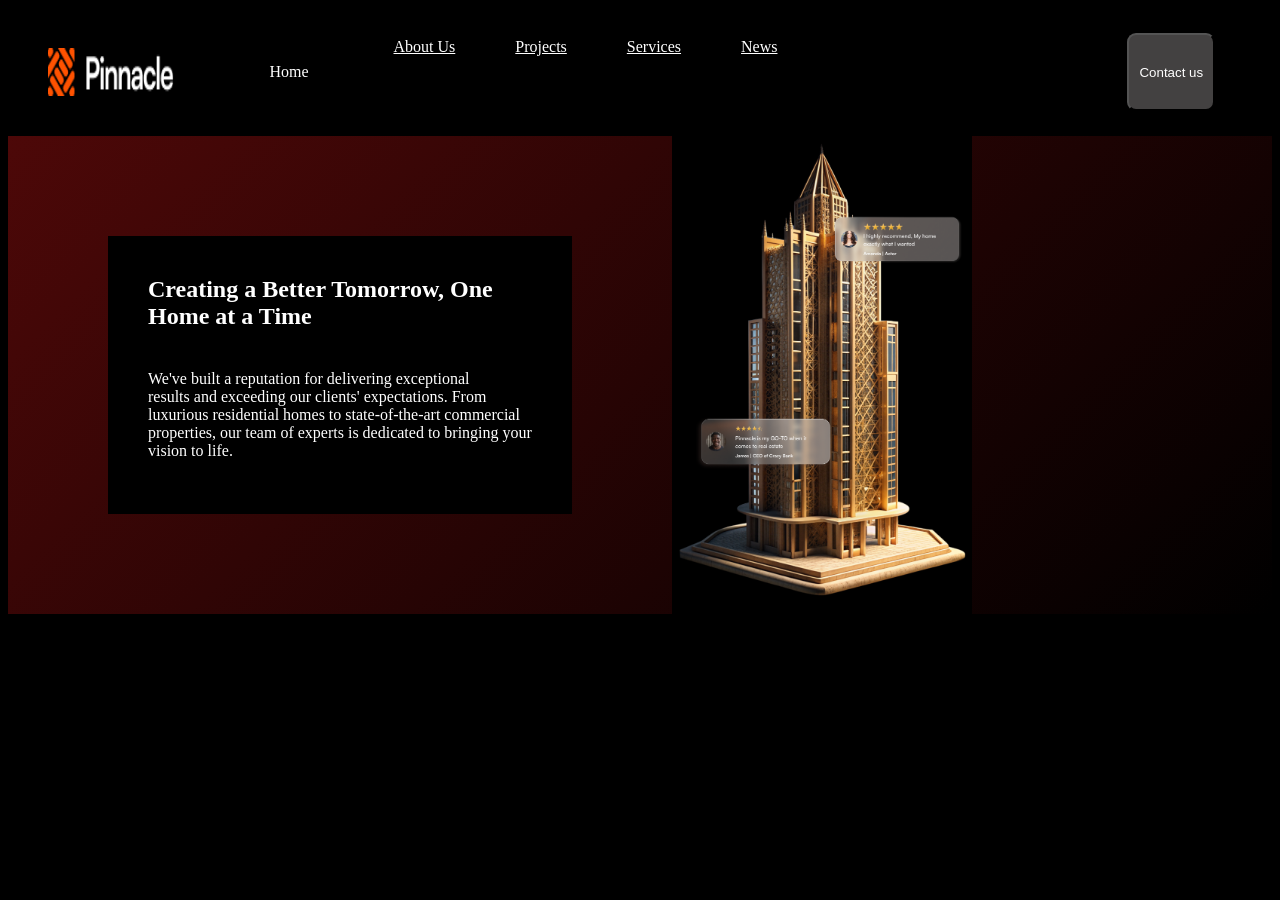
<file: index.html>
<!DOCTYPE html>
<html lang="en">
<head>
    <meta charset="UTF-8">
    <meta name="viewport" content="width=device-width, initial-scale=1.0">
    <title>Home\Amina</title>
    <link rel="stylesheet" href="./style.css">
</head>
<body>
    <section class="s1">
        <div>
        <img src="./image/Logo (1).png" alt="">
            <div class="d1">
            <p>Home</p>
            <a href="./about/about_us.html">About Us</a>
            <a href="./projects/projects.html">Projects</a>
            <a href="./servises/servises.html">Services</a>
            <a href="./project details/projectdetails.html">News</a>
            <button>Contact us</button>
            </div>
        </div>
    </section>
    <section class="s2">
        <div>
        <h2>Creating a Better Tomorrow, One <br> Home at a Time</h2>
        <p>We've built a reputation for delivering exceptional <br> results and exceeding our clients' expectations. From <br> luxurious residential homes to state-of-the-art commercial <br>properties, our team of experts is dedicated to bringing your <br> vision to life.</p>
        </div>
        <img src="./image/Hero image.png" alt="">
    </section>
</body>
</html>
</file>
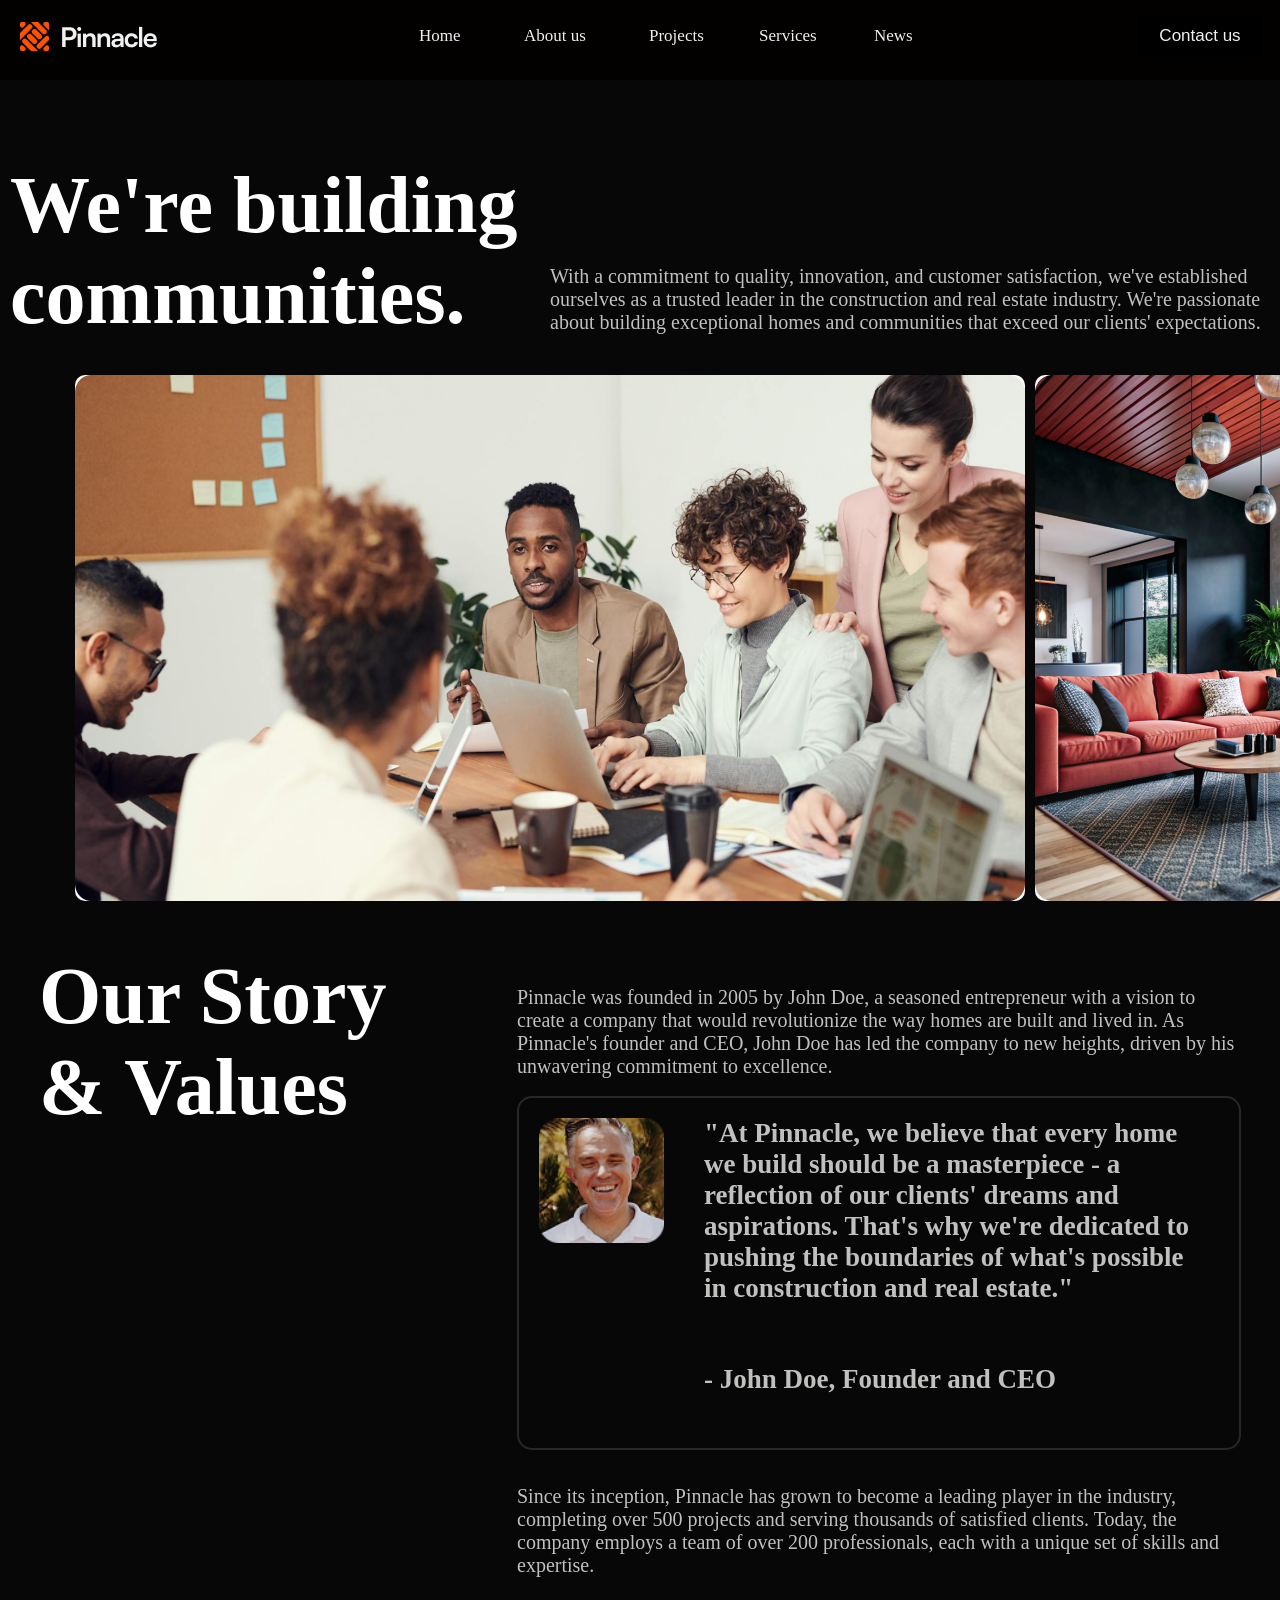
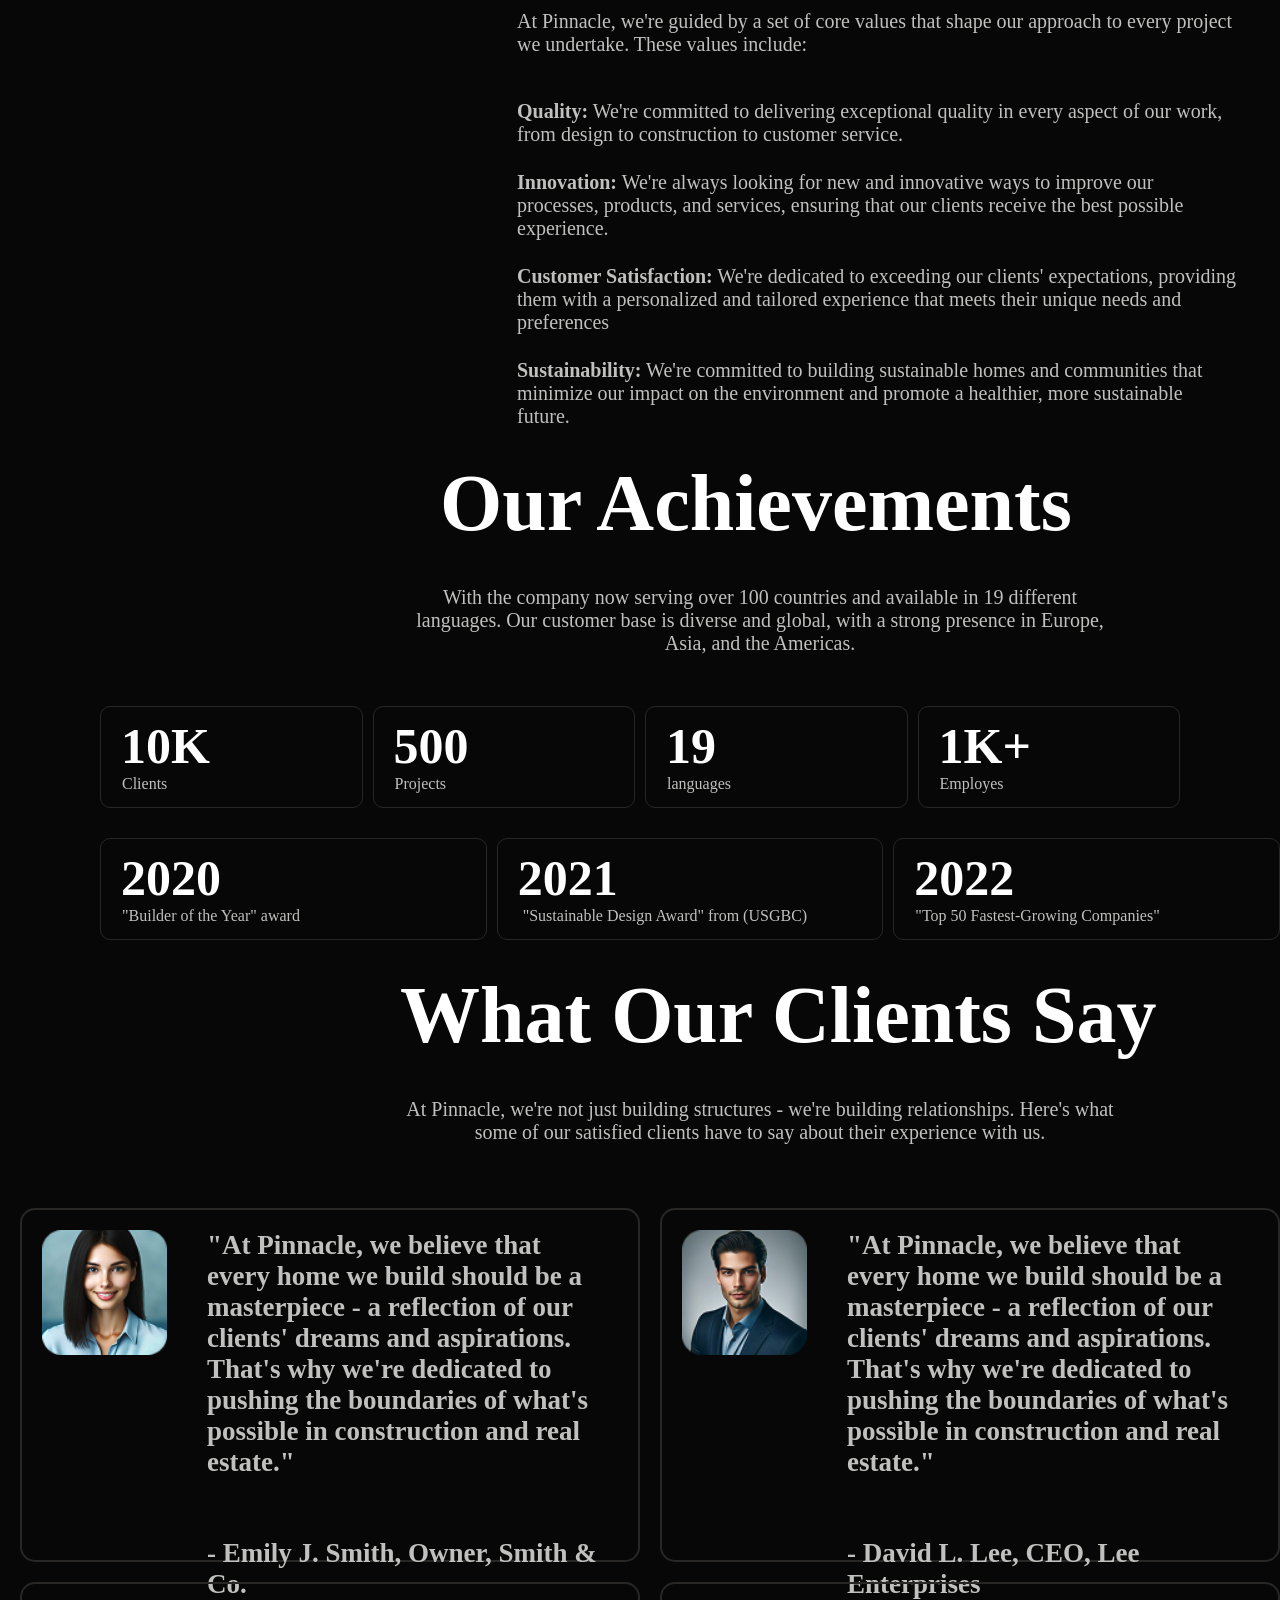
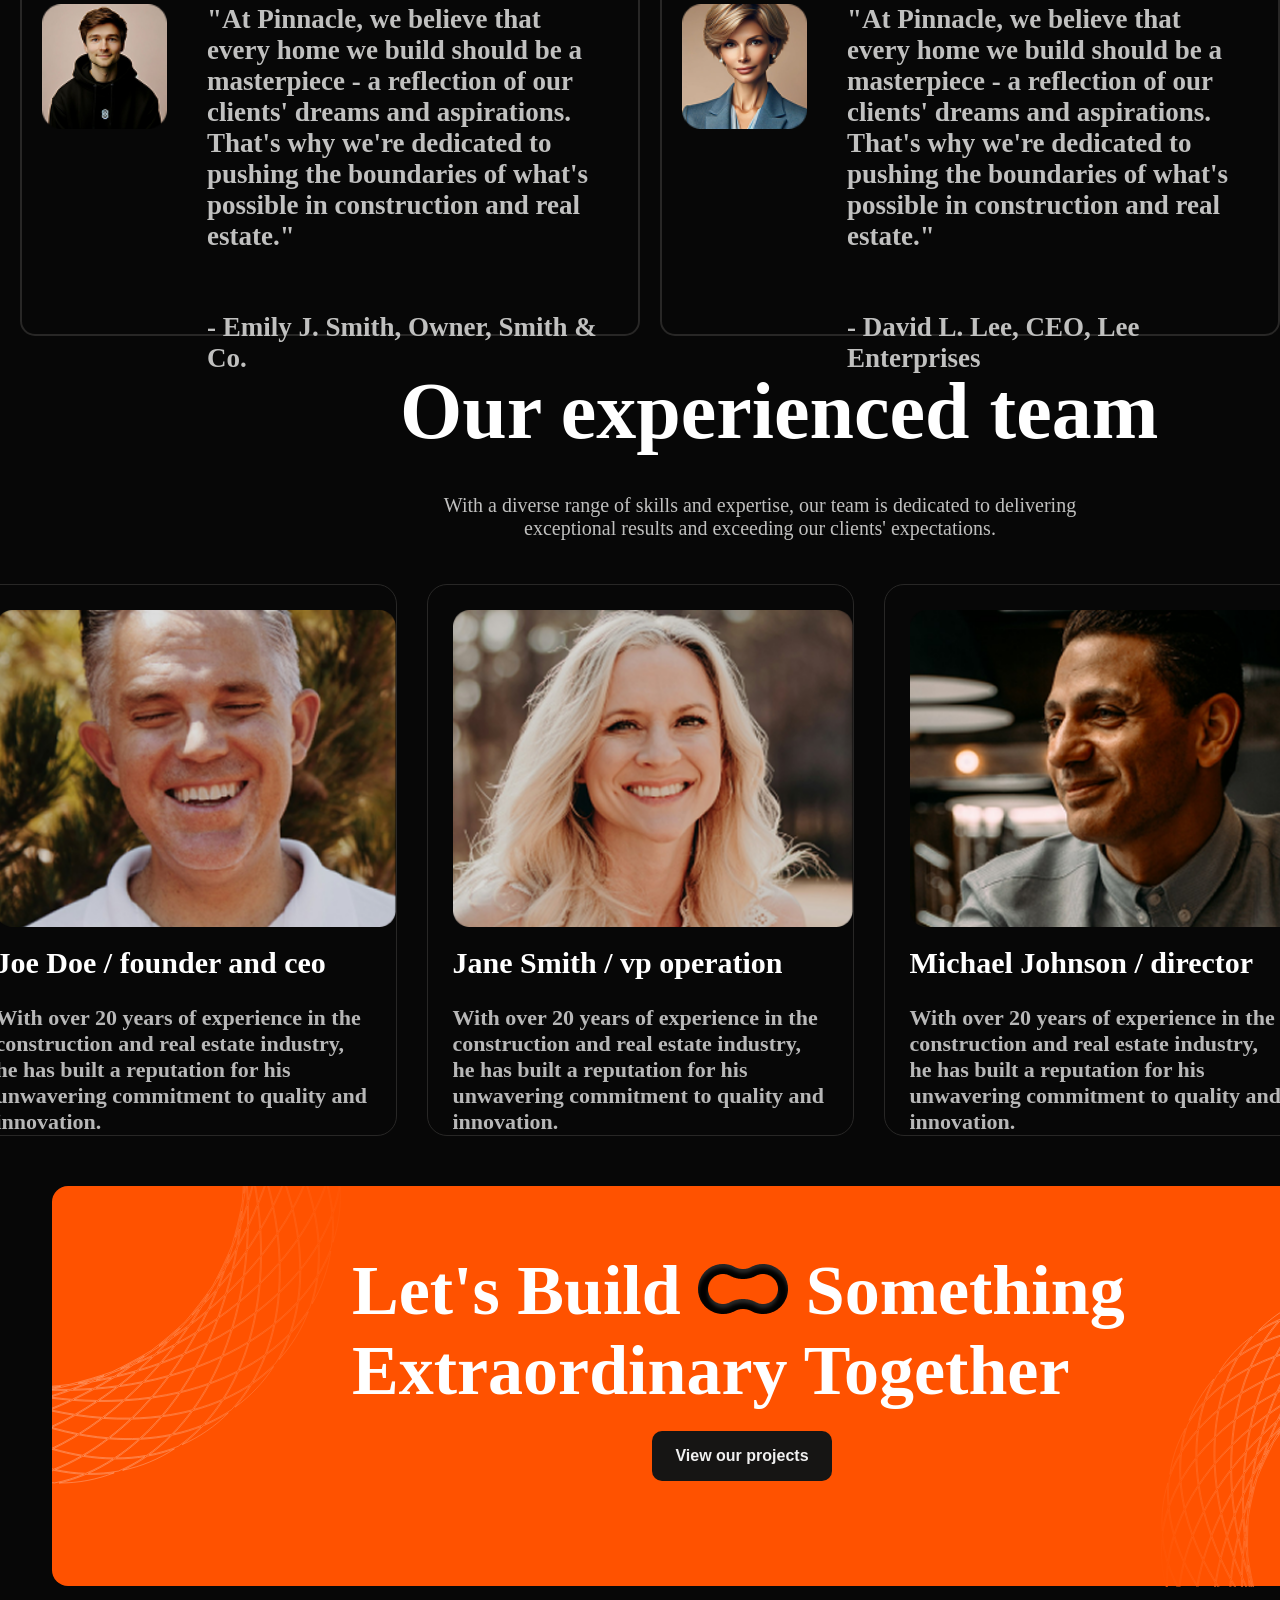
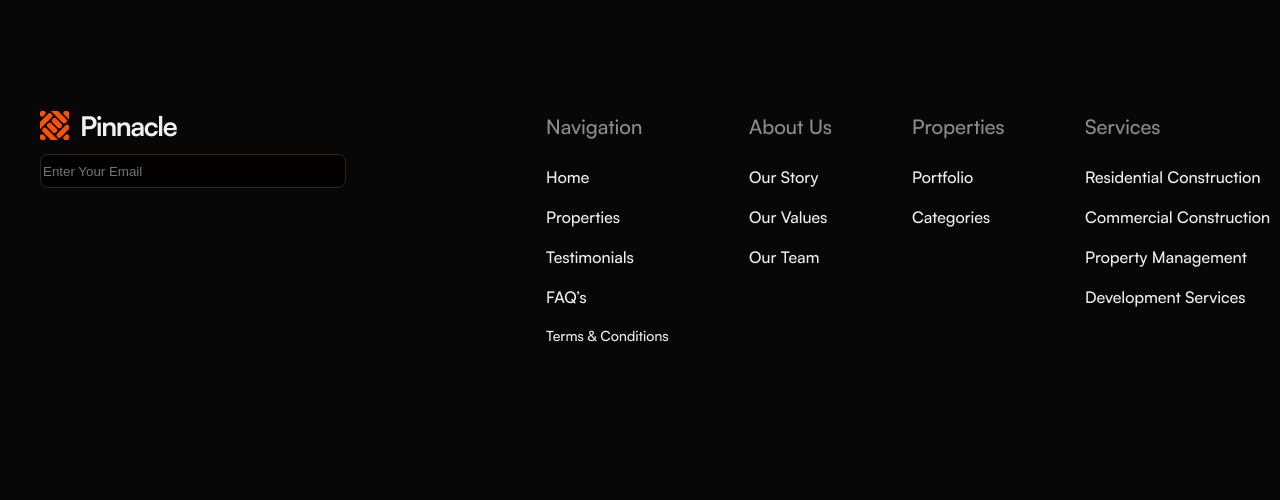
<file: about/about_us.html>
<!doctype html>
<html lang="en">
  <head>
    <meta charset="UTF-8" />
    <meta name="viewport" content="width=device-width, initial-scale=1.0" />
    <title>Document</title>
    <link rel="stylesheet" href="/about/style10.css" />
  </head>
  <body>
    <div class="cont">
      <div class="header">
        <div class="flex1">
          <img src="/about/img/Logo (1).png" alt="" />
          <ul>
            <li class="l1">Home</li>
            <li class="l2">About us</li>
            <a class="aa" href="/projects/projects.html"><li class="l3">Projects</li></a>
            <a class="aa" href="/servises/servises.html"><li class="l4">Services</li></a>
            <li class="l5">News</li>
          </ul>
          <button class="btn1">Contact us</button>
          <img class="in3" src="/about/img/info3.svg" alt="">
        </div>
      </div>
      <div class="sec1">
        <h1 class="a1">We're building communities. </h1>
        <h3 class="a2">
          With a commitment to quality, innovation, and customer satisfaction,
          we've established ourselves as a trusted leader in the construction
          and real estate industry. We're passionate about building exceptional
          homes and communities that exceed our clients' expectations.
        </h3>
      </div>
      <div class="sec2" >
        <img class="img1" src="/about/img/Image.jpg" alt="" />
        <img class="img2" src="/about/img/Image (2).jpg" alt="" />
      </div>
      <div class="sec3" >
        <h1 class="a3">Our Story & Values</h1>
        <div class="blok1">
          <h3 class="a4">
            Pinnacle was founded in 2005 by John Doe, a seasoned entrepreneur
            with a vision to create a company that would revolutionize the way
            homes are built and lived in. As Pinnacle's founder and CEO, John
            Doe has led the company to new heights, driven by his unwavering
            commitment to excellence.
          </h3>
          <div class="ceo">
            <div class="flex2">
              <img class="img3" src="/about/img/Rectangle 12 (1).png" alt="" />
              <div class="blok2">
                <h2 class="a5">
                  "At Pinnacle, we believe that every home we build should be a
                  masterpiece - a reflection of our clients' dreams and
                  aspirations. That's why we're dedicated to pushing the
                  boundaries of what's possible in construction and real
                  estate."
                </h2>
                <h2 class="a6">- John Doe, Founder and CEO</h2>
              </div>
            </div>
          </div>
          <h3 class="a4">
            Since its inception, Pinnacle has grown to become a leading player
            in the industry, completing over 500 projects and serving thousands
            of satisfied clients. Today, the company employs a team of over 200
            professionals, each with a unique set of skills and expertise.
          </h3>
          <h3 class="a4">
            At Pinnacle, we're guided by a set of core values that shape our
            approach to every project we undertake. These values include:
          </h3>
          <div class="blok3">
            <h3 class="a7">
              <b>Quality:</b> We're committed to delivering exceptional quality
              in every aspect of our work, from design to construction to
              customer service.
            </h3>
            <h3 class="a7">
              <b>Innovation:</b> We're always looking for new and innovative
              ways to improve our processes, products, and services, ensuring
              that our clients receive the best possible experience.
            </h3>
            <h3 class="a7">
              <b>Customer Satisfaction:</b> We're dedicated to exceeding our
              clients' expectations, providing them with a personalized and
              tailored experience that meets their unique needs and preferences
            </h3>
            <h3 class="a7">
              <b>Sustainability:</b> We're committed to building sustainable
              homes and communities that minimize our impact on the environment
              and promote a healthier, more sustainable future.
            </h3>
          </div>
        </div>
      </div>
      <div class="sec4">
        <h1 class="a8">Our Achievements</h1>
        <h3 class="a9">
          With the company now serving over 100 countries and available in 19
          different languages. Our customer base is diverse and global, with a
          strong presence in Europe, Asia, and the Americas.
        </h3>
      </div>
      <div class="sec5">
        <div class="b1">
          <h1 class="a10">10K</h1>
          <p class="a11">Clients</p>
        </div>
        <div class="b1">
          <h1 class="a10">500</h1>
          <p class="a11">Projects</p>
        </div>
        <div class="b1">
          <h1 class="a10">19</h1>
          <p class="a11">languages</p>
        </div>
        <div class="b1">
          <h1 class="a10">1K+</h1>
          <p class="a11">Employes</p>
        </div>
      </div>
      <div class="sec6">
        <div class="b2">
          <h1 class="a10">2020</h1>
          <p class="a11">"Builder of the Year" award</p>
        </div>
        <div class="b2">
          <h1 class="a10">2021</h1>
          <p class="a11"> "Sustainable Design Award" from (USGBC)</p>
        </div>
        <div class="b2">
          <h1 class="a10">2022</h1>
          <p class="a11">"Top 50 Fastest-Growing Companies"</p>
        </div>
      </div>
      <div class="sec4">
        <h1 class="a12">What Our Clients Say</h1>
        <h3 class="a9">
          At Pinnacle, we're not just building structures - we're building
          relationships. Here's what some of our satisfied clients have to say
          about their experience with us.
        </h3>
        <div class="flex3">
          <div class="ceo">
            <div class="flex2">
              <img class="img3" src="/about/img/Rectangle 12 (2).png" alt="" />
              <div class="blok2">
                <h2 class="a5">
                  "At Pinnacle, we believe that every home we build should be a
                  masterpiece - a reflection of our clients' dreams and
                  aspirations. That's why we're dedicated to pushing the
                  boundaries of what's possible in construction and real
                  estate."
                </h2>
                <h2 class="a6">- Emily J. Smith, Owner, Smith & Co.</h2>
              </div>
            </div>
          </div>
          <div class="ceo">
            <div class="flex2">
              <img class="img3" src="/about/img/Rectangle 12 (3).png" alt="" />
              <div class="blok2">
                <h2 class="a5">
                  "At Pinnacle, we believe that every home we build should be a
                  masterpiece - a reflection of our clients' dreams and
                  aspirations. That's why we're dedicated to pushing the
                  boundaries of what's possible in construction and real
                  estate."
                </h2>
                <h2 class="a6">- David L. Lee, CEO, Lee Enterprises</h2>
              </div>
            </div>
          </div>
        </div>
        <div class="flex3">
          <div class="ceo">
            <div class="flex2">
              <img class="img3" src="/about/img/Rectangle 12 (4).png" alt="" />
              <div class="blok2">
                <h2 class="a5">
                  "At Pinnacle, we believe that every home we build should be a
                  masterpiece - a reflection of our clients' dreams and
                  aspirations. That's why we're dedicated to pushing the
                  boundaries of what's possible in construction and real
                  estate."
                </h2>
                <h2 class="a6">- Emily J. Smith, Owner, Smith & Co.</h2>
              </div>
            </div>
          </div>
          <div class="ceo">
            <div class="flex2">
              <img class="img3" src="/about/img/Rectangle 12 (5).png" alt="" />
              <div class="blok2">
                <h2 class="a5">
                  "At Pinnacle, we believe that every home we build should be a
                  masterpiece - a reflection of our clients' dreams and
                  aspirations. That's why we're dedicated to pushing the
                  boundaries of what's possible in construction and real
                  estate."
                </h2>
                <h2 class="a6">- David L. Lee, CEO, Lee Enterprises</h2>
              </div>
            </div>
          </div>
        </div>
      </div>
      <div class="sec4">
        <h1 class="a12">Our experienced team</h1>
        <h3 class="a9">
          With a diverse range of skills and expertise, our team is dedicated to
          delivering exceptional results and exceeding our clients'
          expectations.
        </h3>
        <div class="flex4">
          <div class="c1">
            <img class="img4" src="/about/img/Card-image.png" alt="" />
            <h3 class="a13"><b>Joe Doe</b> / founder and ceo</h3>
            <h4 class="a14">
              With over 20 years of experience in the construction and real
              estate industry, he has built a reputation for his unwavering
              commitment to quality and innovation. 
            </h4>
          </div>
          <div class="c1">
            <img class="img4" src="/about/img/Card-image (1).png" alt="" />
            <h3 class="a13"><b>Jane Smith</b> / vp operation</h3>
            <h4 class="a14">
              With over 20 years of experience in the construction and real
              estate industry, he has built a reputation for his unwavering
              commitment to quality and innovation. 
            </h4>
          </div>
          <div class="c1">
            <img class="img4" src="/about/img/Card-image (2).png" alt="" />
            <h3 class="a13"><b>Michael Johnson</b> / director</h3>
            <h4 class="a14">
              With over 20 years of experience in the construction and real
              estate industry, he has built a reputation for his unwavering
              commitment to quality and innovation. 
            </h4>
          </div>
        </div>
      </div>
      <div class="sec7">
        <img class="in1" src="/about/img/info.svg" alt="">
        <img class="in2" src="/about/img/info2.svg" alt="">
        <h1 class="a15">Let's Build <img class="img7" src="/about/img/Vector (6).png" alt=""> Something Extraordinary Together</h1>
        <button class="btn2">View our projects</button>
    </div>
    <div class="lastsec">
      <div class="lb10">
        <img src="/about/img/Logo (1).png" alt="">
         <input class="in10" type="text" placeholder="Enter Your Email"> 
      </div>
        <img class="img5" src="/about/img/Wrapper (1).png" alt="">
        <img class="img8" src="/about/img/Wrapper (3).png" alt="">
    </div>
    </div>
  </body>
</html>
</file>
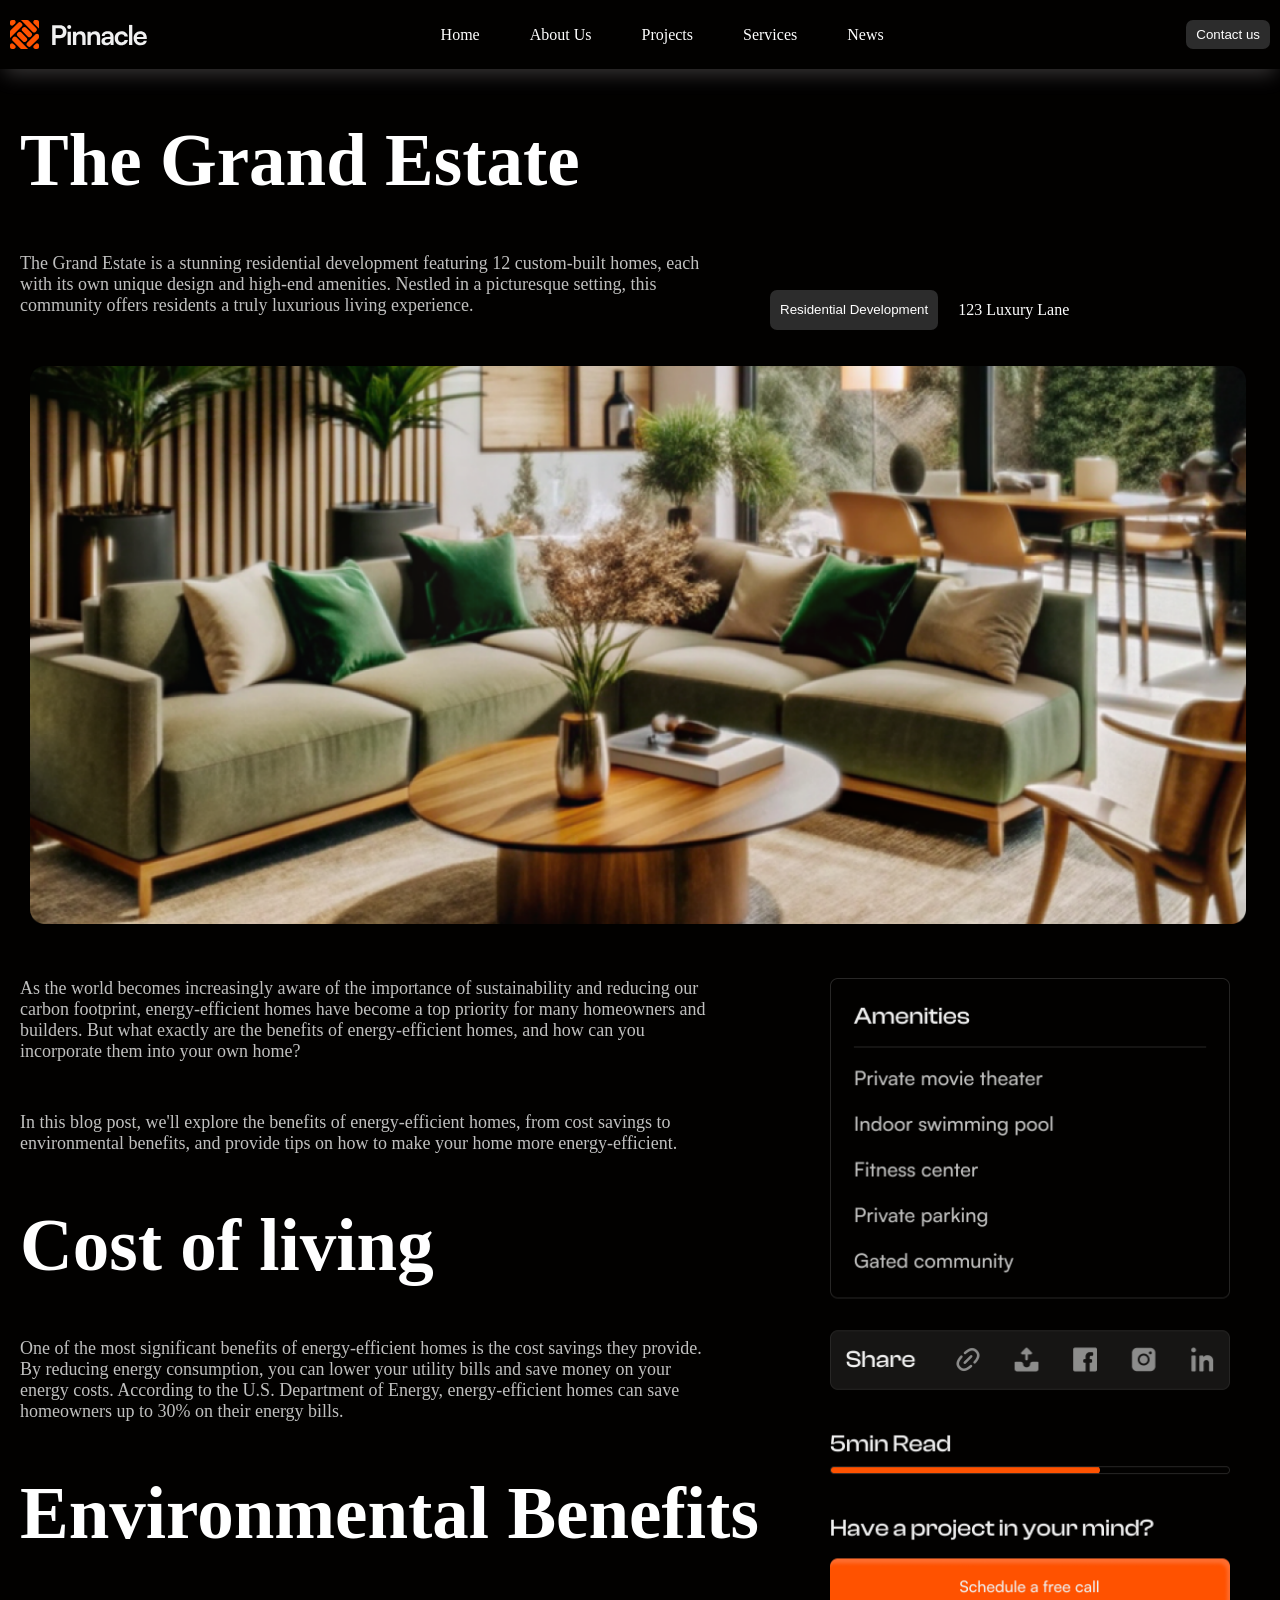
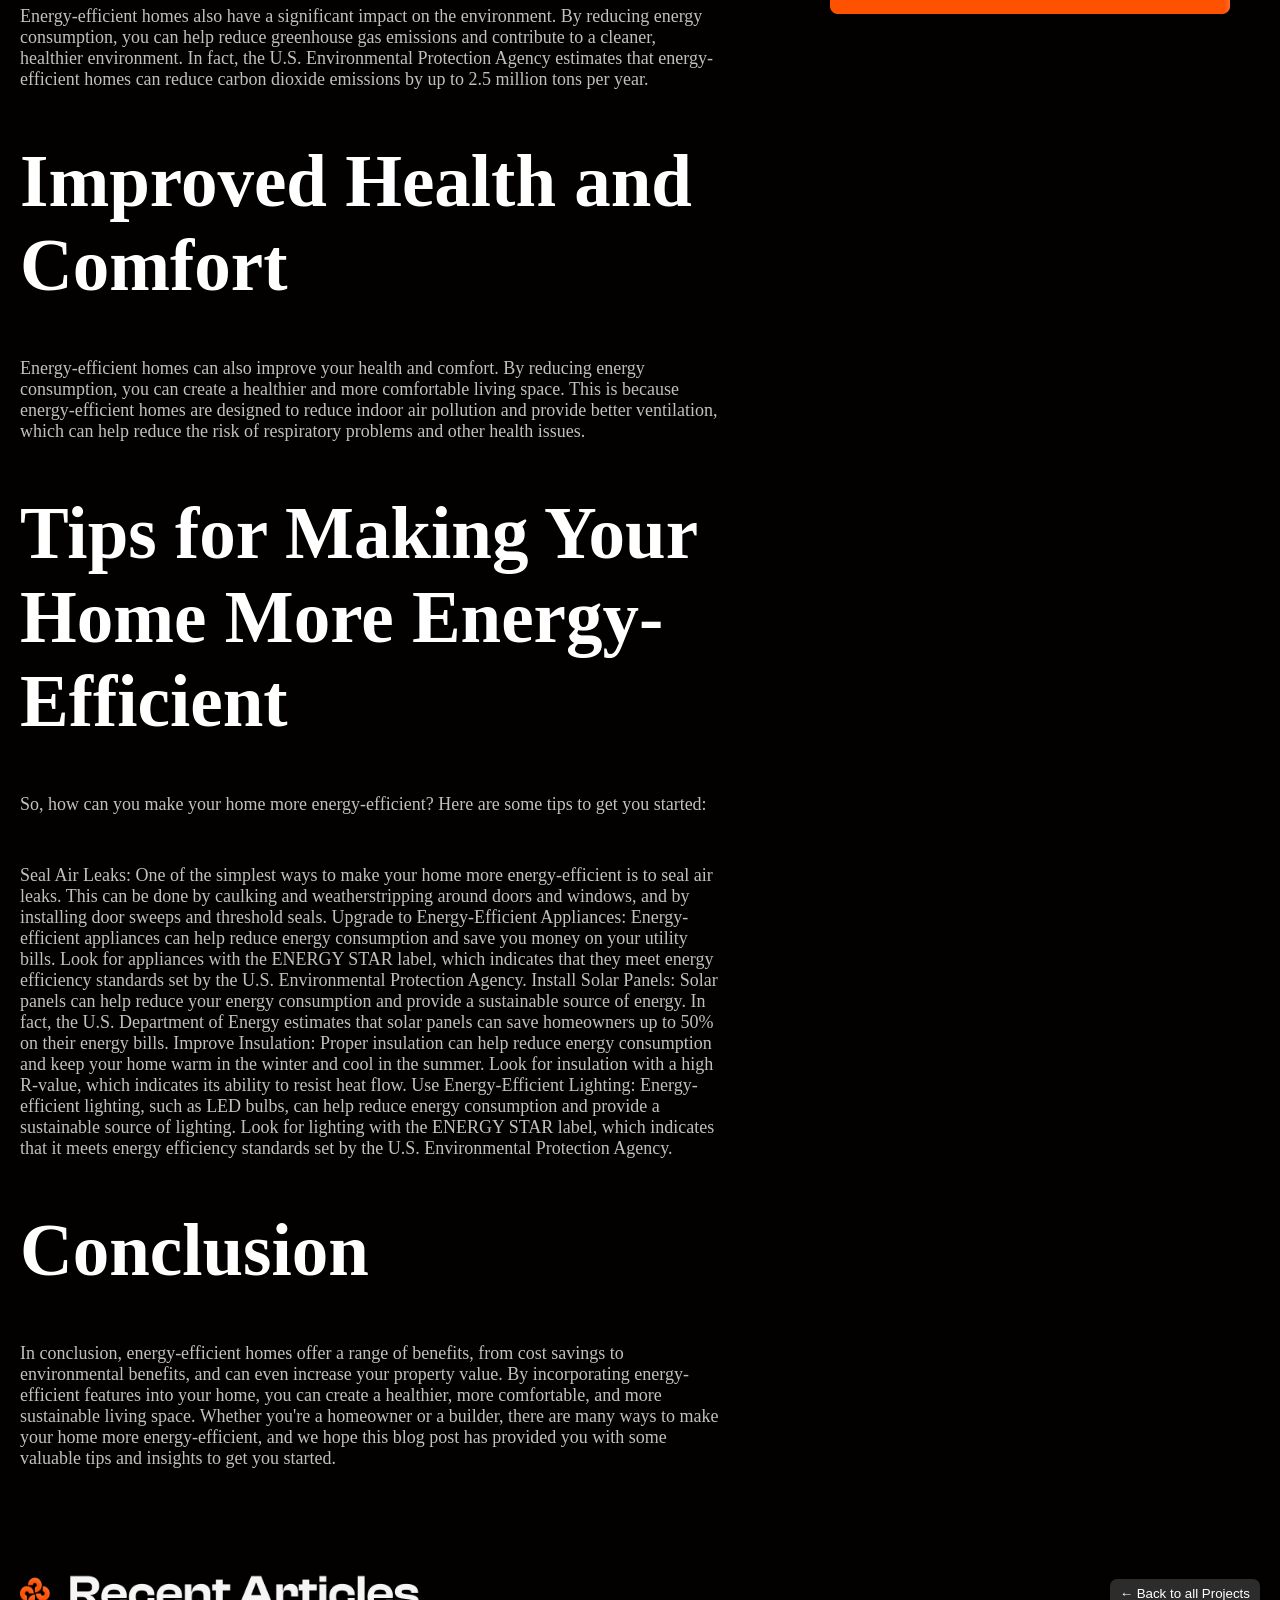
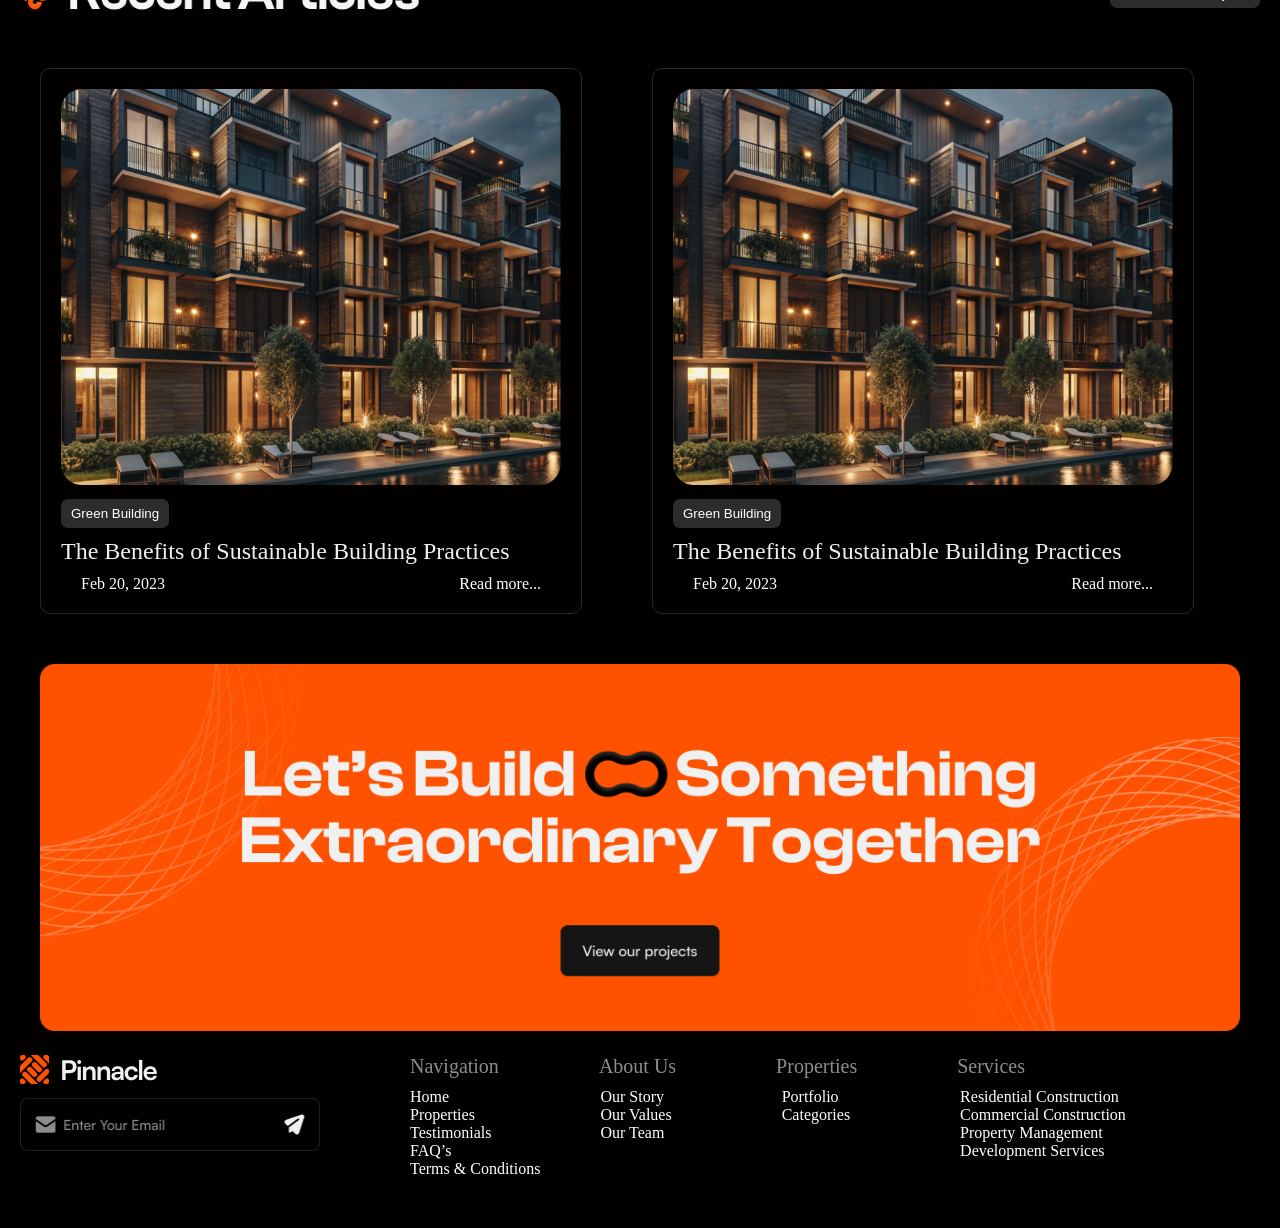
<file: blog details/blog.html>
<!doctype html>
<html lang="en">
  <head>
    <meta charset="UTF-8" />
    <meta name="viewport" content="width=device-width, initial-scale=1.0" />
    <link rel="stylesheet" href="../blog details/stylebd.css" />
    <title>blog details</title>
  </head>
  <body>
    <div class="can">
      <header class="header">
        <div class="df">
          <img class="im" src="../image/a.svg" alt="" />
          <ul class="ul">
            <li>Home</li>
            <li>About Us</li>
            <li>Projects</li>
            <li>Services</li>
            <li>News</li>
          </ul>
          <button class="btn">Contact us</button>
        </div>
      </header>

      <section class="sec1">
        <p class="the">The Grand Estate</p>
        <div class="dff">
          <div>
            <p class="the2">
              The Grand Estate is a stunning residential development featuring
              12 custom-built homes, each with its own unique design and
              high-end amenities. Nestled in a picturesque setting, this
              community offers residents a truly luxurious living experience.
            </p>
          </div>
          <div class="fg">
            <button class="btn">Residential Development</button>
            <p>123 Luxury Lane</p>
          </div>
        </div>
        <img class="i" src="../image/image copy 11.png" alt="" />
      </section>

      <section class="sec2">
        <div class="dfds">
          <div>
            <p class="the2">
              As the world becomes increasingly aware of the importance of
              sustainability and reducing our carbon footprint, energy-efficient
              homes have become a top priority for many homeowners and builders.
              But what exactly are the benefits of energy-efficient homes, and
              how can you incorporate them into your own home?
            </p>
            <p class="the2">
              In this blog post, we'll explore the benefits of energy-efficient
              homes, from cost savings to environmental benefits, and provide
              tips on how to make your home more energy-efficient.
            </p>
            <p class="the">Cost of living</p>
            <p class="the2">
              One of the most significant benefits of energy-efficient homes is
              the cost savings they provide. By reducing energy consumption, you
              can lower your utility bills and save money on your energy costs.
              According to the U.S. Department of Energy, energy-efficient homes
              can save homeowners up to 30% on their energy bills.
            </p>
            <p class="the">Environmental Benefits</p>
            <p class="the2">
              Energy-efficient homes also have a significant impact on the
              environment. By reducing energy consumption, you can help reduce
              greenhouse gas emissions and contribute to a cleaner, healthier
              environment. In fact, the U.S. Environmental Protection Agency
              estimates that energy-efficient homes can reduce carbon dioxide
              emissions by up to 2.5 million tons per year.
            </p>
            <p class="the">Improved Health and Comfort</p>
            <p class="the2">
              Energy-efficient homes can also improve your health and comfort.
              By reducing energy consumption, you can create a healthier and
              more comfortable living space. This is because energy-efficient
              homes are designed to reduce indoor air pollution and provide
              better ventilation, which can help reduce the risk of respiratory
              problems and other health issues.
            </p>
            <p class="the">Tips for Making Your Home More Energy-Efficient</p>
            <p class="the2">
              So, how can you make your home more energy-efficient? Here are
              some tips to get you started:
            </p>
            <p class="the2">
              Seal Air Leaks: One of the simplest ways to make your home more
              energy-efficient is to seal air leaks. This can be done by
              caulking and weatherstripping around doors and windows, and by
              installing door sweeps and threshold seals. Upgrade to
              Energy-Efficient Appliances: Energy-efficient appliances can help
              reduce energy consumption and save you money on your utility
              bills. Look for appliances with the ENERGY STAR label, which
              indicates that they meet energy efficiency standards set by the
              U.S. Environmental Protection Agency. Install Solar Panels: Solar
              panels can help reduce your energy consumption and provide a
              sustainable source of energy. In fact, the U.S. Department of
              Energy estimates that solar panels can save homeowners up to 50%
              on their energy bills. Improve Insulation: Proper insulation can
              help reduce energy consumption and keep your home warm in the
              winter and cool in the summer. Look for insulation with a high
              R-value, which indicates its ability to resist heat flow. Use
              Energy-Efficient Lighting: Energy-efficient lighting, such as LED
              bulbs, can help reduce energy consumption and provide a
              sustainable source of lighting. Look for lighting with the ENERGY
              STAR label, which indicates that it meets energy efficiency
              standards set by the U.S. Environmental Protection Agency.
            </p>
            <p class="the">Conclusion</p>
            <p class="the2">
              In conclusion, energy-efficient homes offer a range of benefits,
              from cost savings to environmental benefits, and can even increase
              your property value. By incorporating energy-efficient features
              into your home, you can create a healthier, more comfortable, and
              more sustainable living space. Whether you're a homeowner or a
              builder, there are many ways to make your home more
              energy-efficient, and we hope this blog post has provided you with
              some valuable tips and insights to get you started.
            </p>
          </div>
          <div><img class="imms" src="/image/image copy 4.png" alt=""></div>
        </div>
      </section>

      <section class="sec3">
        <div class="dfdsd">
            <img class="r" src="../image/image copy 12.png" alt="">
            <button class="btn">← Back to all Projects</button>
        </div>
        <div class="fd">

        <div class="box">
            <img class="img" src="../image/image copy 5.png" alt="">
            <button class="btn">Green Building</button>
            <p class="bn">The Benefits of Sustainable Building Practices</p>
            <div class="dfdsd">
                <p>Feb 20, 2023</p>
                <p>Read more...</p>
            </div>
        </div>
        <div class="box">
            <img class="img" src="../image/image copy 5.png" alt="">
            <button class="btn">Green Building</button>
            <p class="bn">The Benefits of Sustainable Building Practices</p>
            <div class="dfdsd">
                <p>Feb 20, 2023</p>
                <p>Read more...</p>
            </div>
        </div>
    </div>
    <img class="ka" src="../image/image copy 7.png" alt="">

      </section>

      <section class="footer">
        <div class="dsd">
          <div>
            <img  src="../image/a.svg" alt="">
            <img class="en" src="../image/image copy 8.png" alt="">
          </div>
          <div>
            <ul class="ulf1">
              <li>Navigation</li>
              <li>About Us</li>
              <li>Properties</li>
              <li>Services</li>
              
            </ul>
            <div class="dsdd">
              <ul class="ulf2">
                <li>Home</li>
                <li>Properties</li>
                <li>Testimonials</li>
                <li>FAQ’s</li>
                <li>Terms & Conditions</li>
              </ul>

              <ul class="ulf3">
                <li>Our Story</li>
                <li>Our Values</li>
                <li>Our Team</li>
              </ul>
              <ul class="ulf4">
                <li>Portfolio</li>
                <li>Categories</li>
              </ul>
              </ul>
              <ul class="ulf5">
                <li>Residential Construction</li>
                <li>Commercial Construction</li>
                <li>Property Management</li>
                <li>Development Services</li>
              </ul>
            </div>
          </div>
        </div>
      </section>
    </div>
  </body>
</html>
</file>
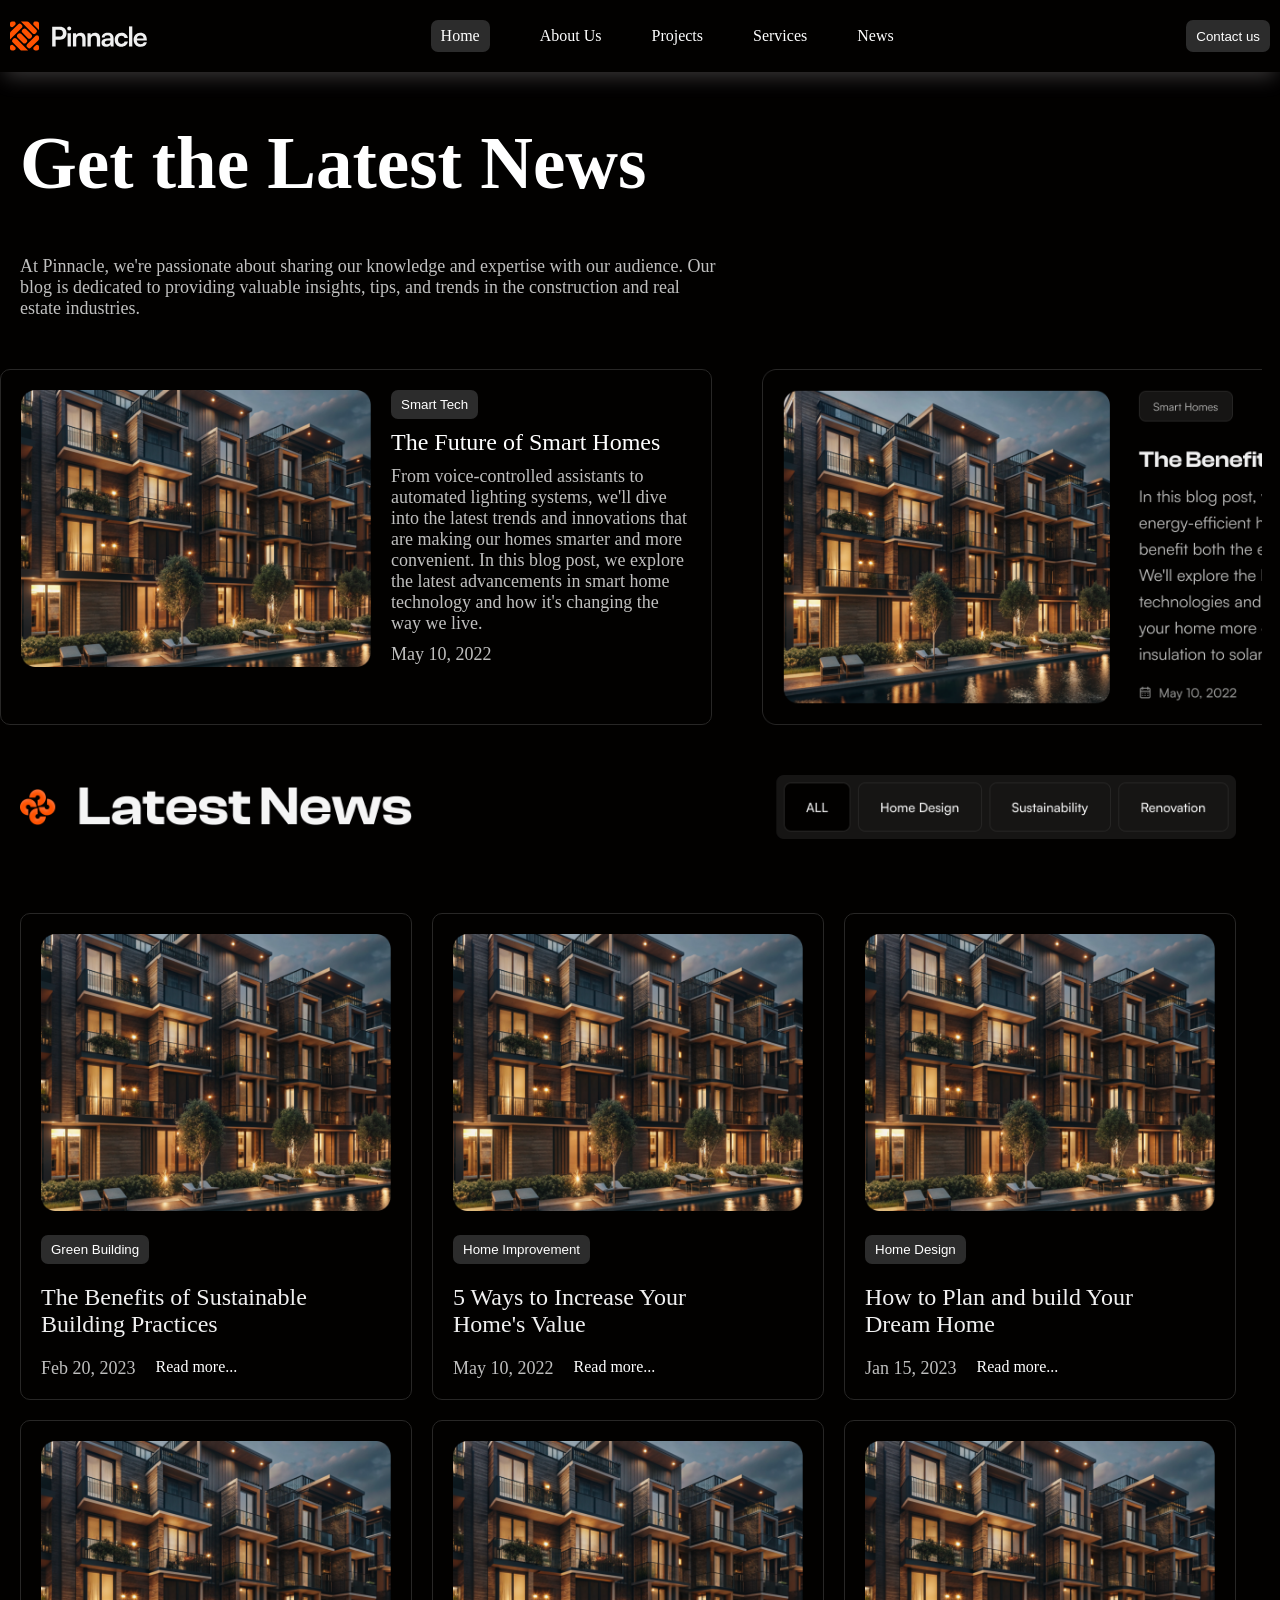
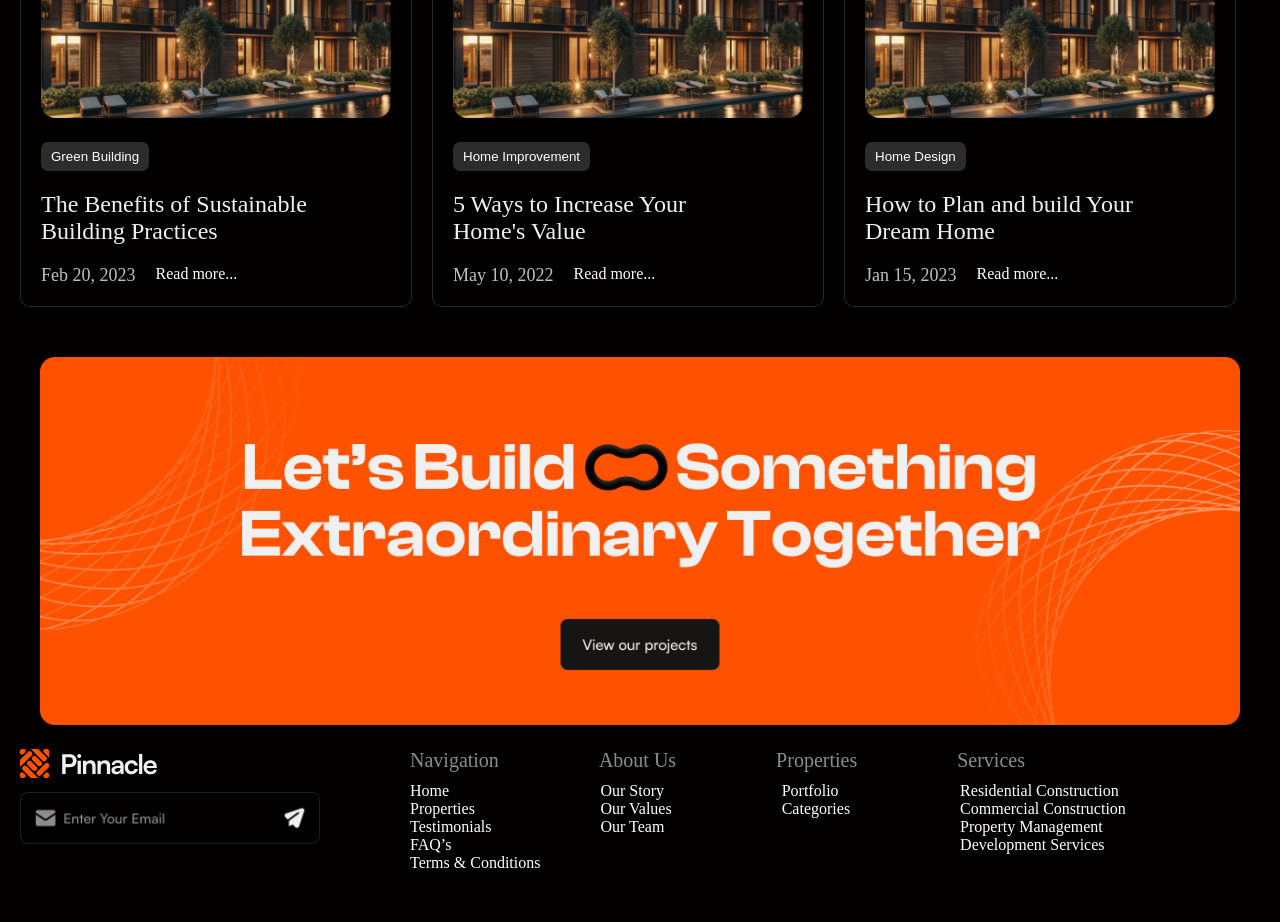
<file: blog/blog.html>
<!doctype html>
<html lang="en">
  <head>
    <meta charset="UTF-8" />
    <meta name="viewport" content="width=device-width, initial-scale=1.0" />
    <link rel="stylesheet" href="../blog/styleb.css" />
    <title>Blog</title>
  </head>
  <body>
    <div class="can">
      <section class="header">
        <div class="df">
          <img class="im" src="../image/a.svg" alt="" />
          <ul class="ul">
            <li class="btn">Home</li>
            <li>About Us</li>
            <li>Projects</li>
            <li>Services</li>
            <li>News</li>
          </ul>
          <button class="btn">Contact us</button>
        </div>
      </section>

      <section class="sec1">
        <p class="the">Get the Latest News</p>
        <p class="the2">
          At Pinnacle, we're passionate about sharing our knowledge and
          expertise with our audience. Our blog is dedicated to providing
          valuable insights, tips, and trends in the construction and real
          estate industries.
        </p>

        <div class="dfff">
          <div class="box">
            <div><img class="ii" src="/image/image copy 5.png" alt="" /></div>
            <div>
              <button class="btn">Smart Tech</button>
              <p class="fu">The Future of Smart Homes</p>
              <p class="the22">
                From voice-controlled assistants to automated lighting systems,
                we'll dive into the latest trends and innovations that are
                making our homes smarter and more convenient. In this blog post,
                we explore the latest advancements in smart home technology and
                how it's changing the way we live. 
              </p>
              <p class="the22">May 10, 2022</p>
            </div>
          </div>

          <img class="iiw" src="/image/image copy 9.png" alt="">
        </div>
      </section>

      <section class="sec2">
        <img class="all" src="/image/image copy 10.png" alt="">
        
    <div class="dfdd">


        <div class="box2">
            <img class="ii" src="/image/image copy 5.png" alt="">
            <button class="btn">Green Building</button>
            <p class="fuw">The Benefits of Sustainable Building Practices</p>
            <div class="dsdd">
                <p class="the222">Feb 20, 2023</p>
                <p class="">Read more...</p>
            </div>
        </div>
        <div class="box2">
            <img class="ii" src="/image/image copy 5.png" alt="">
            <button class="btn">Home Improvement</button>
            <p class="fuw">5 Ways to Increase Your Home's Value</p>
            <div class="dsdd">
                <p class="the222">May 10, 2022</p>
                <p class="">Read more...</p>
            </div>
        </div>
        <div class="box2">
            <img class="ii" src="/image/image copy 5.png" alt="">
            <button class="btn">Home Design</button>
            <p class="fuw">How to Plan  and build Your Dream Home</p>
            <div class="dsdd">
                <p class="the222">Jan 15, 2023</p>
                <p class="">Read more...</p>
            </div>
        </div>
    </div>

    <div class="dfdd">


        <div class="box2">
            <img class="ii" src="/image/image copy 5.png" alt="">
            <button class="btn">Green Building</button>
            <p class="fuw">The Benefits of Sustainable Building Practices</p>
            <div class="dsdd">
                <p class="the222">Feb 20, 2023</p>
                <p class="">Read more...</p>
            </div>
        </div>
        <div class="box2">
            <img class="ii" src="/image/image copy 5.png" alt="">
            <button class="btn">Home Improvement</button>
            <p class="fuw">5 Ways to Increase Your Home's Value</p>
            <div class="dsdd">
                <p class="the222">May 10, 2022</p>
                <p class="">Read more...</p>
            </div>
        </div>
        <div class="box2">
            <img class="ii" src="/image/image copy 5.png" alt="">
            <button class="btn">Home Design</button>
            <p class="fuw">How to Plan  and build Your Dream Home</p>
            <div class="dsdd">
                <p class="the222">Jan 15, 2023</p>
                <p class="">Read more...</p>
            </div>
        </div>
    </div>
<img class="ka" src="../image/image copy 7.png" alt="">
      </section>

      <section class="footer">
        <div class="dsd">
          <div>
            <img  src="../image/a.svg" alt="">
            <img class="en" src="../image/image copy 8.png" alt="">
          </div>
          <div>
            <ul class="ulf1">
              <li>Navigation</li>
              <li>About Us</li>
              <li>Properties</li>
              <li>Services</li>
              
            </ul>
            <div class="dsdd">
              <ul class="ulf2">
                <li>Home</li>
                <li>Properties</li>
                <li>Testimonials</li>
                <li>FAQ’s</li>
                <li>Terms & Conditions</li>
              </ul>

              <ul class="ulf3">
                <li>Our Story</li>
                <li>Our Values</li>
                <li>Our Team</li>
              </ul>
              <ul class="ulf4">
                <li>Portfolio</li>
                <li>Categories</li>
              </ul>
              </ul>
              <ul class="ulf5">
                <li>Residential Construction</li>
                <li>Commercial Construction</li>
                <li>Property Management</li>
                <li>Development Services</li>
              </ul>
            </div>
          </div>
        </div>
      </section>
    </div>
  </body>
</html>
</file>
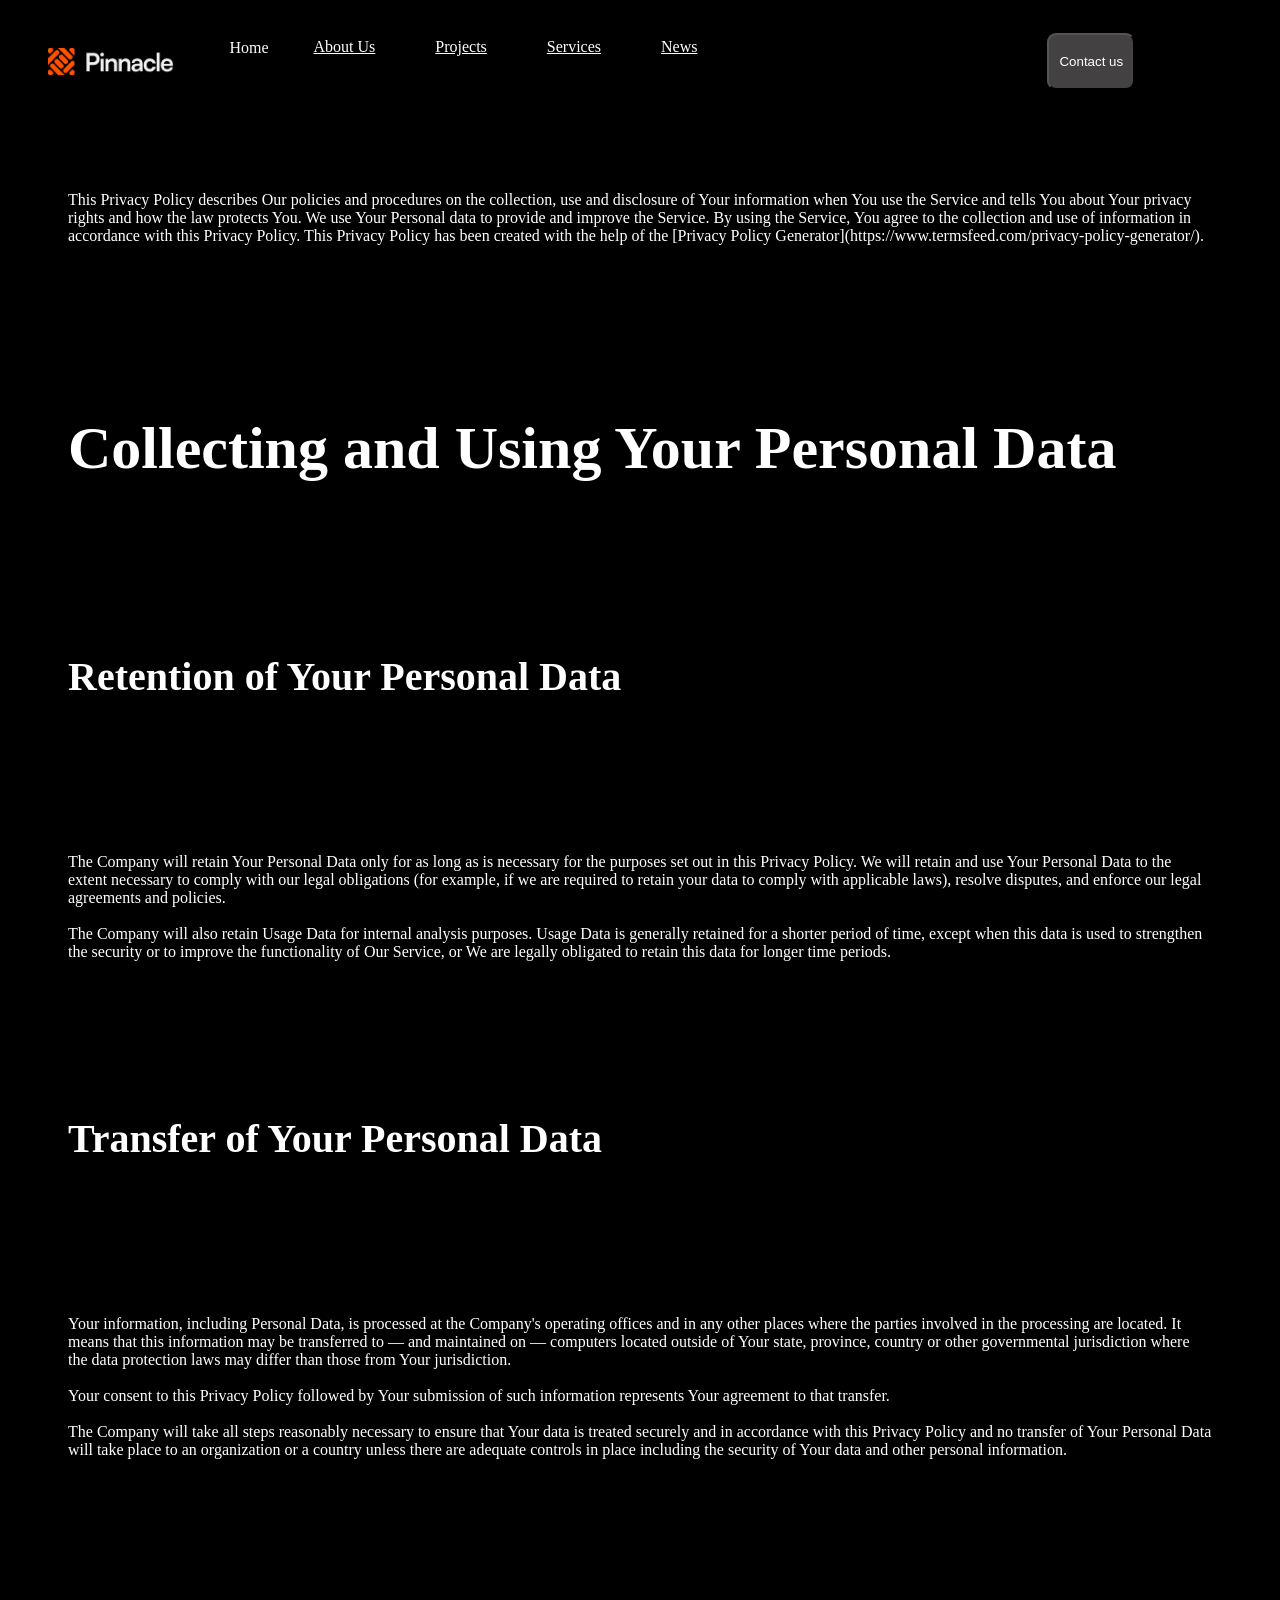
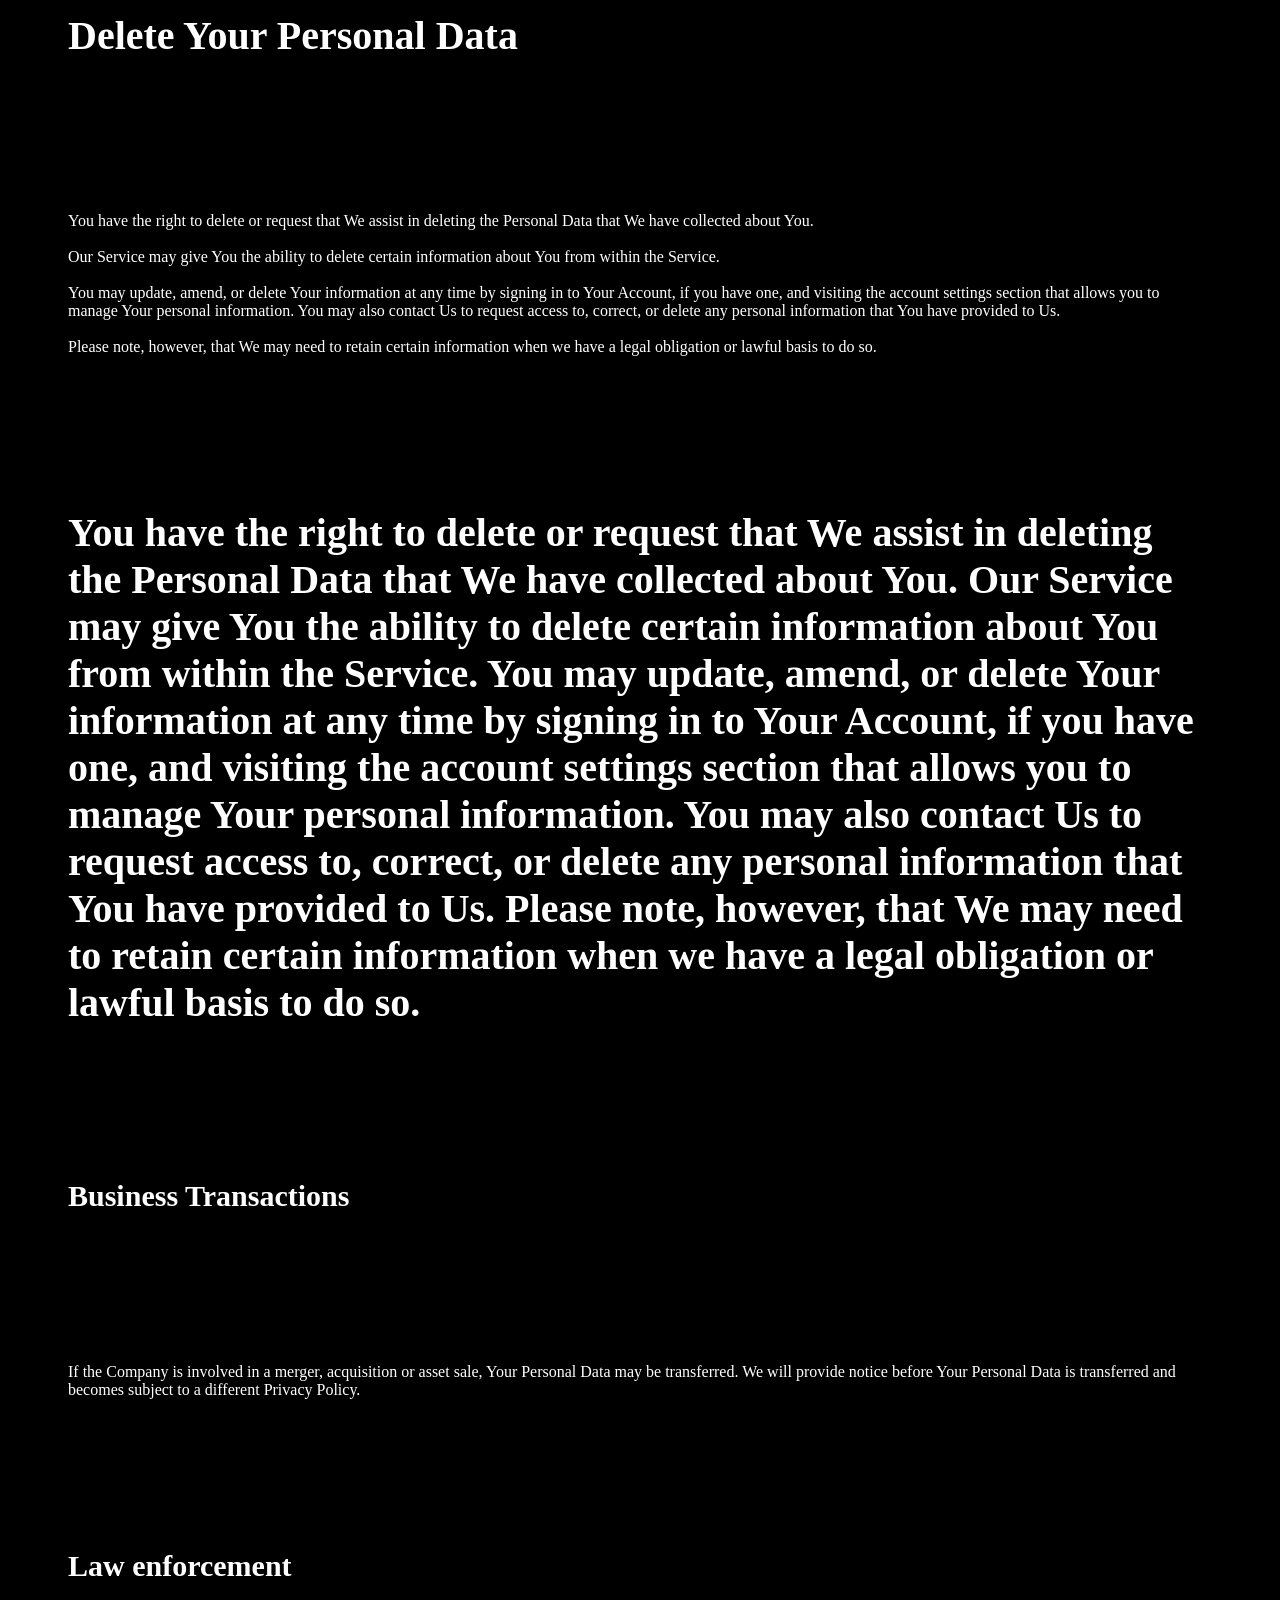
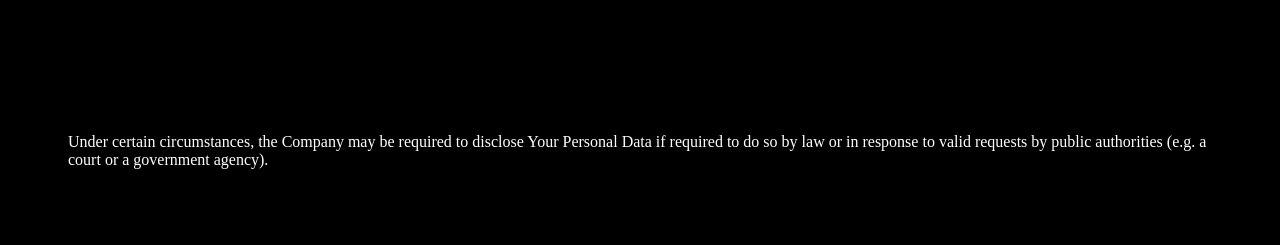
<file: privaty policy/privaty.html>
<!DOCTYPE html>
<html lang="en">
<head>
    <meta charset="UTF-8">
    <meta name="viewport" content="width=device-width, initial-scale=1.0">
    <title>Home\Amina</title>
    <link rel="stylesheet" href="./stylepp.css">
</head>
<body>
    <section class="s1">
        <div>
        <img src="./images/Logo (2).png" alt="">
            <div class="d1">
            <p>Home</p>
            <a href="./about/about_us.html">About Us</a>
            <a href="./projects/projects.html">Projects</a>
            <a href="./servises/servises.html">Services</a>
            <a href="./project details/projectdetails.html">News</a>
            <button>Contact us</button>
            </div>
        </div>
    </section>
    <section class="s2">
        <p>This Privacy Policy describes Our policies and procedures on the collection, use and disclosure of Your information when You use the Service and tells You about Your privacy rights and how the law protects You. 

We use Your Personal data to provide and improve the Service. By using the Service, You agree to the collection and use of information in accordance with this Privacy Policy. This Privacy Policy has been created with the help of the [Privacy Policy Generator](https://www.termsfeed.com/privacy-policy-generator/).</p>
        <h1>Collecting and Using Your 
            
            Personal Data</h1>
            <h2>Retention of Your Personal Data</h2>
        <p>The Company will retain Your Personal Data only for as long as is necessary for the purposes set out in this Privacy Policy. We will retain and use Your Personal Data to the extent necessary to comply with our legal obligations (for example, if we are required to retain your data to comply with applicable laws), resolve disputes, and enforce our legal agreements and policies.

<br><br>
The Company will also retain Usage Data for internal analysis purposes. Usage Data is generally retained for a shorter period of time, except when this data is used to strengthen the security or to improve the functionality of Our Service, or We are legally obligated to retain this data for longer time periods.</p>

        <h2>Transfer of Your Personal Data</h2>
        <p>Your information, including Personal Data, is processed at the Company's operating offices and in any other places where the parties involved in the processing are located. It means that this information may be transferred to — and maintained on — computers located outside of Your state, province, country or other governmental jurisdiction where the data protection laws may differ than those from Your jurisdiction.
<br><br>
Your consent to this Privacy Policy followed by Your submission of such information represents Your agreement to that transfer.
<br><br>
The Company will take all steps reasonably necessary to ensure that Your data is treated securely and in accordance with this Privacy Policy and no transfer of Your Personal Data will take place to an organization or a country unless there are adequate controls in place including the security of Your data and other personal information.</p>

<h2> Delete Your Personal Data</h2>
<p>You have the right to delete or request that We assist in deleting the Personal Data that We have collected about You.
<br><br>
Our Service may give You the ability to delete certain information about You from within the Service.
<br><br>
You may update, amend, or delete Your information at any time by signing in to Your Account, if you have one, and visiting the account settings section that allows you to manage Your personal information. You may also contact Us to request access to, correct, or delete any personal information that You have provided to Us.
<br><br>
Please note, however, that We may need to retain certain information when we have a legal obligation or lawful basis to do so.</p>

<h2>You have the right to delete or request that We assist in deleting the Personal Data that We have collected about You.

Our Service may give You the ability to delete certain information about You from within the Service.

You may update, amend, or delete Your information at any time by signing in to Your Account, if you have one, and visiting the account settings section that allows you to manage Your personal information. You may also contact Us to request access to, correct, or delete any personal information that You have provided to Us.

Please note, however, that We may need to retain certain information when we have a legal obligation or lawful basis to do so.</h2>
<h3>Business Transactions</h3>


<p>If the Company is involved in a merger, acquisition or asset sale, Your Personal Data may be transferred. We will provide notice before Your Personal Data is transferred and becomes subject to a different Privacy Policy.</p>

<h3>Law enforcement</h3>
<p>Under certain circumstances, the Company may be required to disclose Your Personal Data if required to do so by law or in response to valid requests by public authorities (e.g. a court or a government agency).</p>
    </section>

    
</body>
</file>
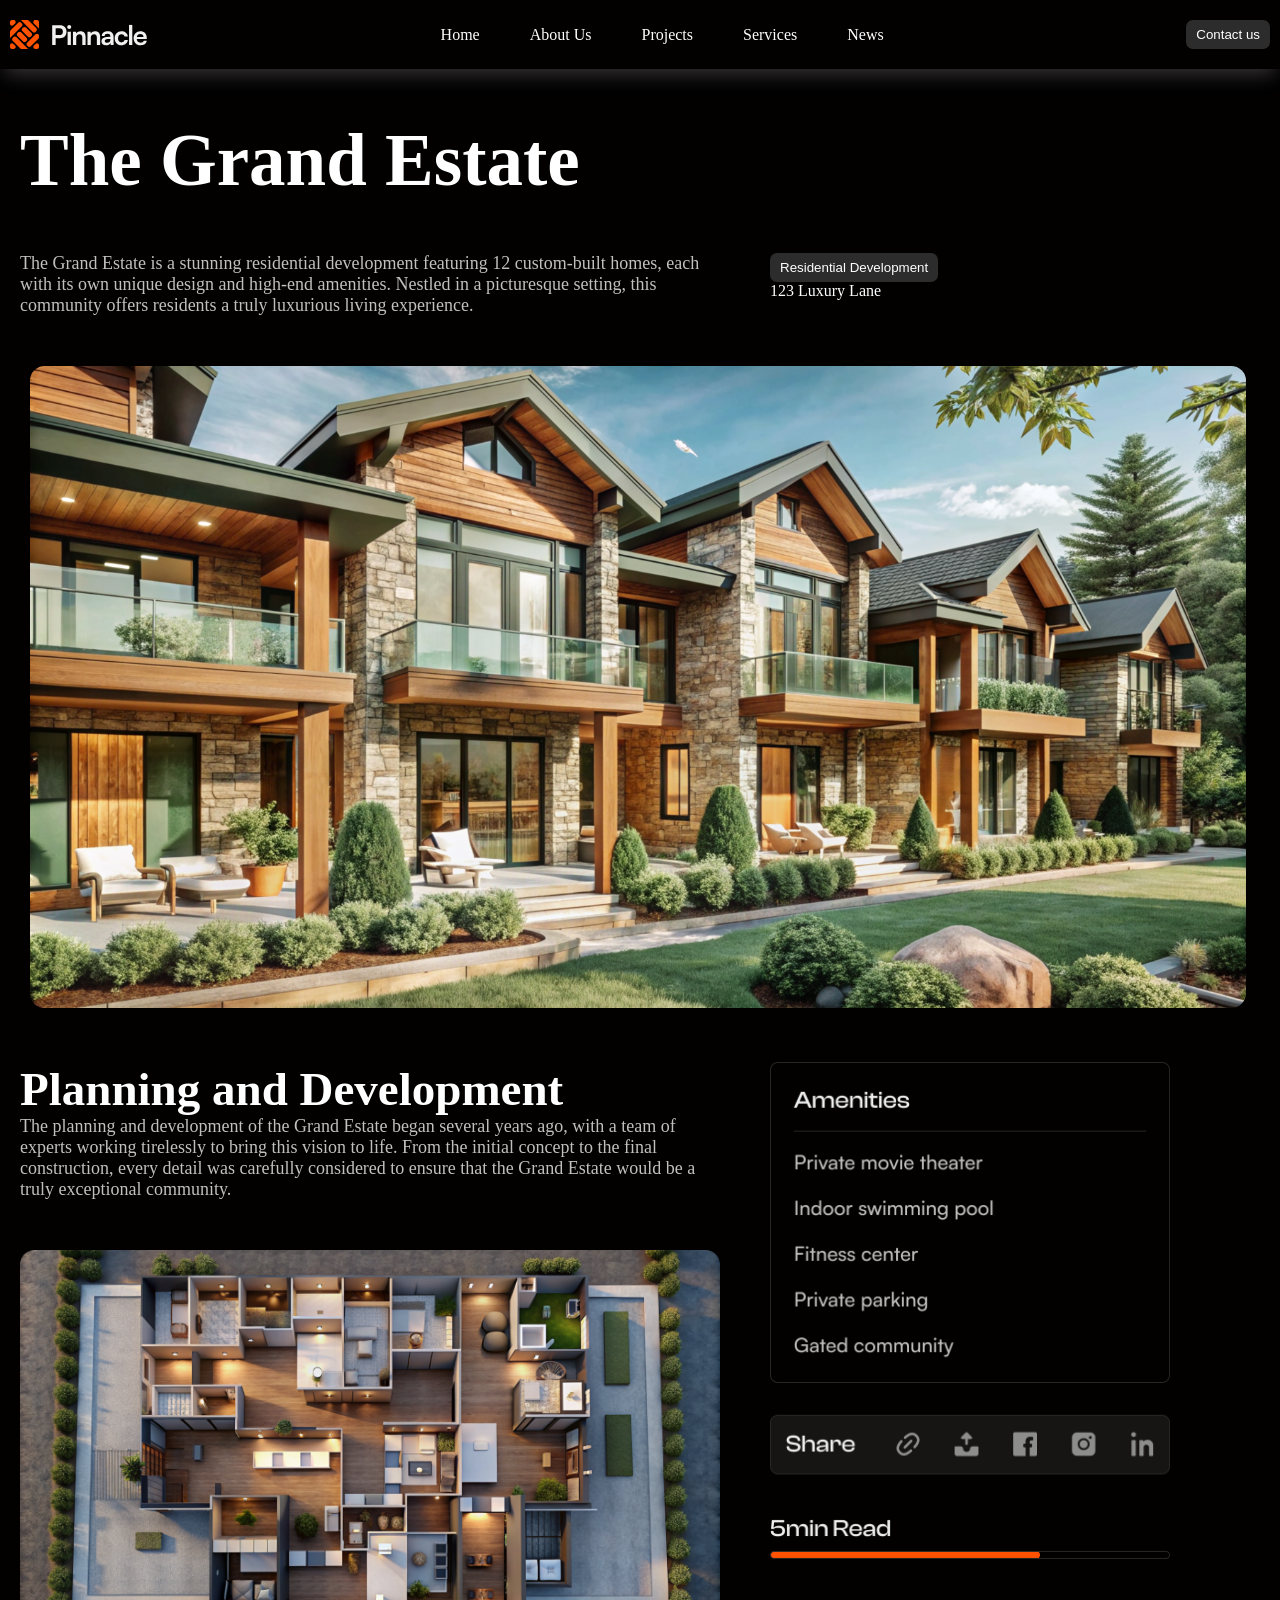
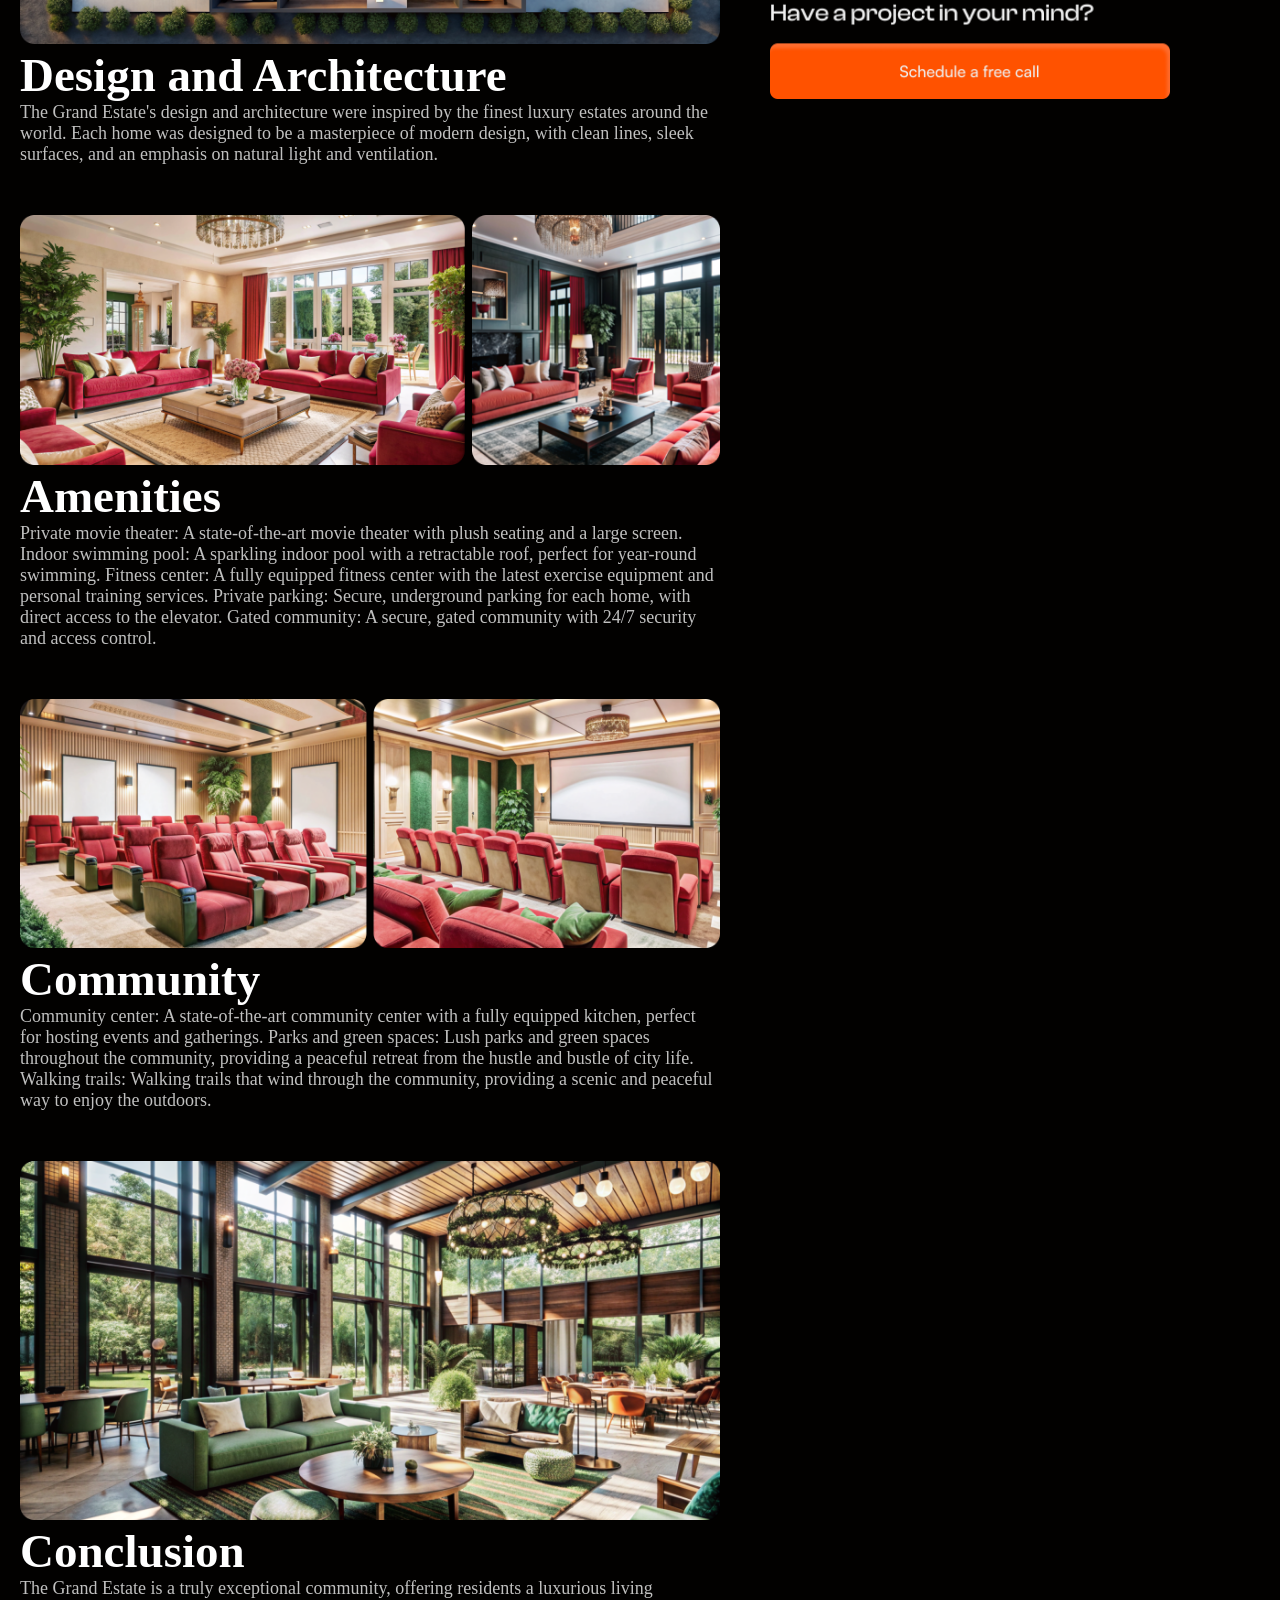
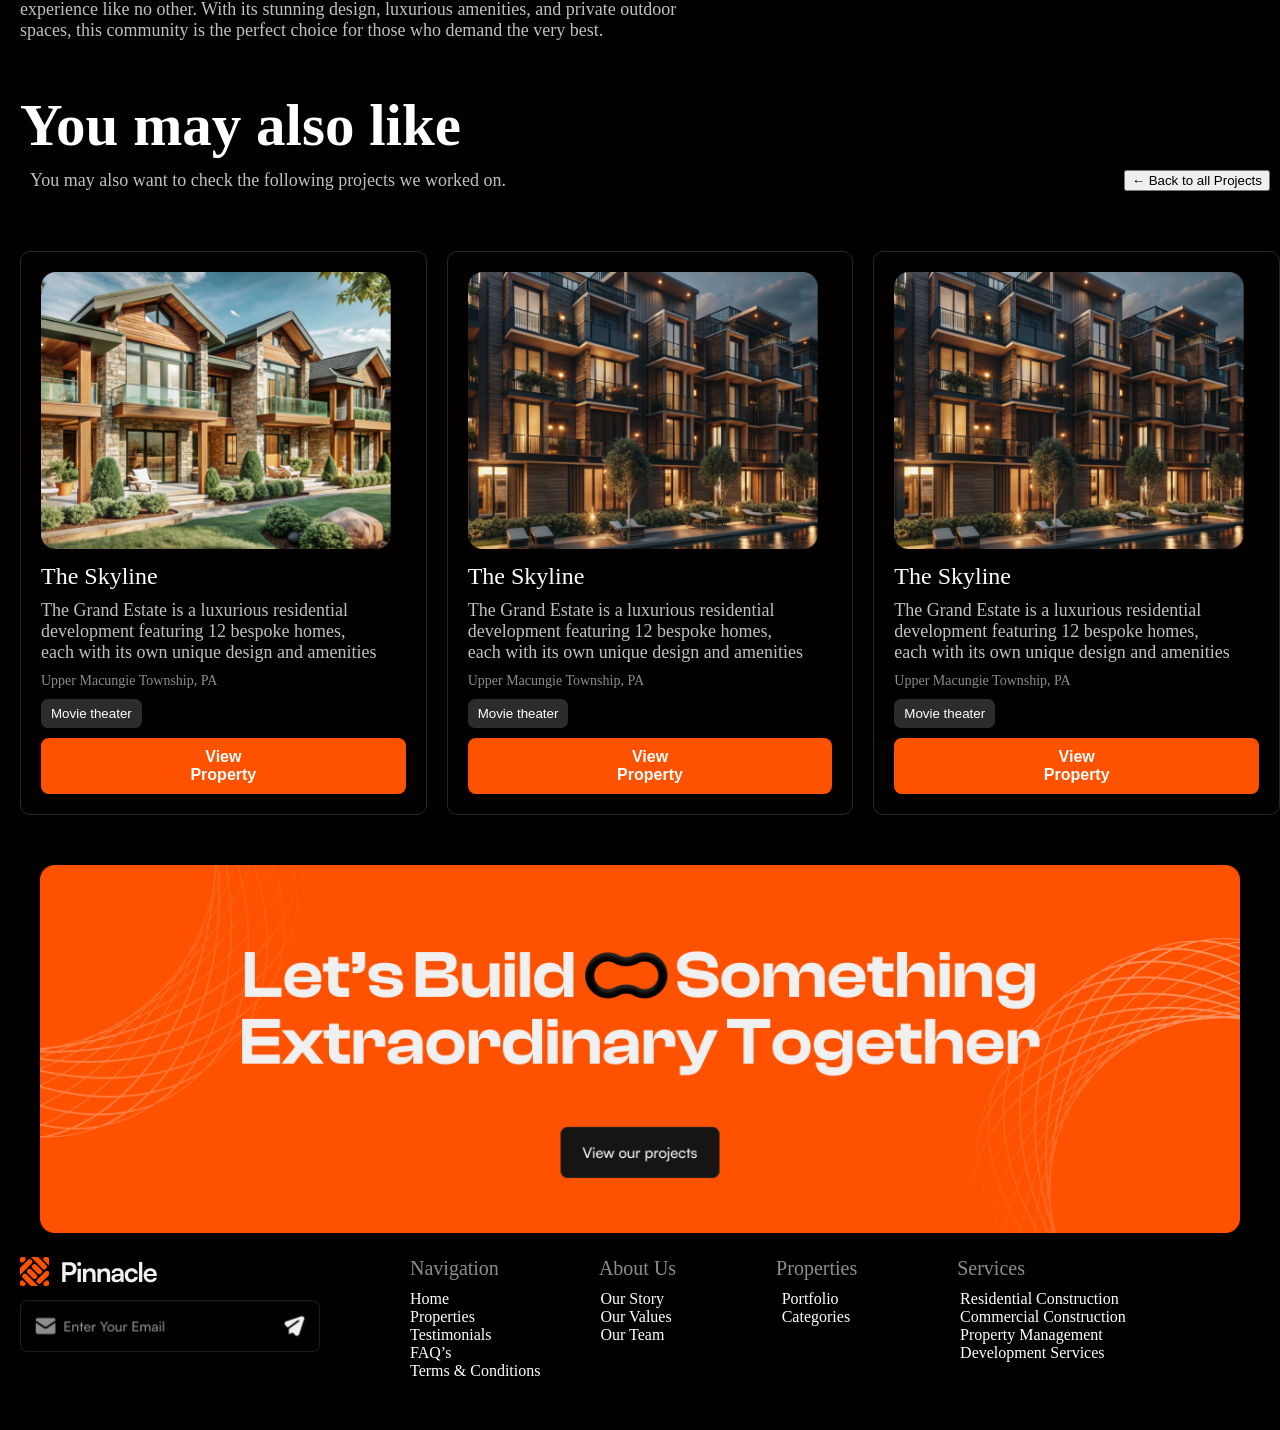
<file: project details/projectdetails.html>
<!doctype html>
<html lang="en">
  <head>
    <meta charset="UTF-8" />
    <meta name="viewport" content="width=device-width, initial-scale=1.0" />
    <link rel="stylesheet" href="./style.css">
    <title>Project details</title>
  </head>
  <body>
    <div class="can">

      <div class="header">
        <div class="df">
          <img class="im" src="../image/a.svg" alt="" />
          <ul class="ul">
            <li>Home</li>
            <li>About Us</li>
            <li>Projects</li>
            <li>Services</li>
            <li>News</li>
          </ul>
          <button class="btn">Contact us</button>
        </div>
      </div>

      <section class="sec1">
        <p class="the">The Grand Estate</p>
        <div class="dff">
          <div>
            <p class="the2">
              The Grand Estate is a stunning residential development featuring
              12 custom-built homes, each with its own unique design and
              high-end amenities. Nestled in a picturesque setting, this
              community offers residents a truly luxurious living experience.
            </p>
          </div>
          <div>
            <button class="btn">Residential Development</button>
            <p>123 Luxury Lane</p>
          </div>
        </div>
        <img class="i" src="../image/home.svg" alt="" />
      </section>


      <section class="sec2">
        <div class="ds">
          <div>
            <p class="pl">Planning and Development</p>
            <p class="the2">
              The planning and development of the Grand Estate began several
              years ago, with a team of experts working tirelessly to bring this
              vision to life. From the initial concept to the final
              construction, every detail was carefully considered to ensure that
              the Grand Estate would be a truly exceptional community.
            </p>
            <img class="iim" src="../image/image.png" alt="" />
            <div>
              <p class="pl">Design and Architecture</p>
              <p class="the2">
                The Grand Estate's design and architecture were inspired by the
                finest luxury estates around the world. Each home was designed
                to be a masterpiece of modern design, with clean lines, sleek
                surfaces, and an emphasis on natural light and ventilation.
              </p>
              <img class="iim" src="../image/image copy.png" alt="" />
            </div>
            <div>
              <p class="pl">Amenities</p>
              <p class="the2">
                Private movie theater: A state-of-the-art movie theater with
                plush seating and a large screen. Indoor swimming pool: A
                sparkling indoor pool with a retractable roof, perfect for
                year-round swimming. Fitness center: A fully equipped fitness
                center with the latest exercise equipment and personal training
                services. Private parking: Secure, underground parking for each
                home, with direct access to the elevator. Gated community: A
                secure, gated community with 24/7 security and access control.
              </p>
              <img class="iim" src="../image/image copy 2.png" alt="" />
            </div>
            <div>
              <p class="pl">Community</p>
              <p class="the2">
                Community center: A state-of-the-art community center with a
                fully equipped kitchen, perfect for hosting events and
                gatherings. Parks and green spaces: Lush parks and green spaces
                throughout the community, providing a peaceful retreat from the
                hustle and bustle of city life. Walking trails: Walking trails
                that wind through the community, providing a scenic and peaceful
                way to enjoy the outdoors.
              </p>
              <img class="iim" src="../image/image copy 3.png" alt="" />
              <p class="pl">Conclusion</p>
              <p class="the2">
                The Grand Estate is a truly exceptional community, offering
                residents a luxurious living experience like no other. With its
                stunning design, luxurious amenities, and private outdoor
                spaces, this community is the perfect choice for those who
                demand the very best.
              </p>
            </div>
          </div>

          <div>
            <img class="ik" src="../image/image copy 4.png" alt="" />
          </div>
        </div>
      </section>

      <section class="sec3">
        <p class="you">You may also like</p>
        <div class="ddff">
          <div>
            <p class="the2">
              You may also want to check the following projects we worked on.
            </p>
          </div>
          <div>
            <button>← Back to all Projects</button>
          </div>
        </div>
        <div class="dffd">
          <div class="box">
            <img class="ii" src="../image/image copy 6.png" alt="" />
            <p class="thee">The Skyline</p>
            <p class="the22">
              The Grand Estate is a luxurious residential development featuring 12
              bespoke homes, each with its own unique design and amenities
            </p>
            <p class="up">Upper Macungie Township, PA</p>
            <button class="btn1">Movie theater</button>
            <button class="btn2">View Property</button>
          </div>
          <div class="box">
            <img class="ii" src="../image/image copy 5.png" alt="" />
            <p class="thee">The Skyline</p>
            <p class="the22">
              The Grand Estate is a luxurious residential development featuring 12
              bespoke homes, each with its own unique design and amenities
            </p>
            <p class="up">Upper Macungie Township, PA</p>
            <button class="btn1">Movie theater</button>
            <button class="btn2">View Property</button>
          </div>
          <div class="box">
            <img class="ii" src="../image/image copy 5.png" alt="" />
            <p class="thee">The Skyline</p>
            <p class="the22">
              The Grand Estate is a luxurious residential development featuring 12
              bespoke homes, each with its own unique design and amenities
            </p>
            <p class="up">Upper Macungie Township, PA</p>
            <button class="btn1">Movie theater</button>
            <button class="btn2">View Property</button>
          </div>
        </div>
      </section>
      <img class="ka" src="../image/image copy 7.png" alt="">

      <section class="footer">
        <div class="dsd">
          <div>
            <img  src="../image/a.svg" alt="">
            <img class="en" src="../image/image copy 8.png" alt="">
          </div>
          <div>
            <ul class="ulf1">
              <li>Navigation</li>
              <li>About Us</li>
              <li>Properties</li>
              <li>Services</li>
              
            </ul>
            <div class="dsdd">
              <ul class="ulf2">
                <li>Home</li>
                <li>Properties</li>
                <li>Testimonials</li>
                <li>FAQ’s</li>
                <li>Terms & Conditions</li>
              </ul>

              <ul class="ulf3">
                <li>Our Story</li>
                <li>Our Values</li>
                <li>Our Team</li>
              </ul>
              <ul class="ulf4">
                <li>Portfolio</li>
                <li>Categories</li>
              </ul>
              </ul>
              <ul class="ulf5">
                <li>Residential Construction</li>
                <li>Commercial Construction</li>
                <li>Property Management</li>
                <li>Development Services</li>
              </ul>
            </div>
          </div>
        </div>
      </section>

      
    </div>
  </body>
</html>
</file>
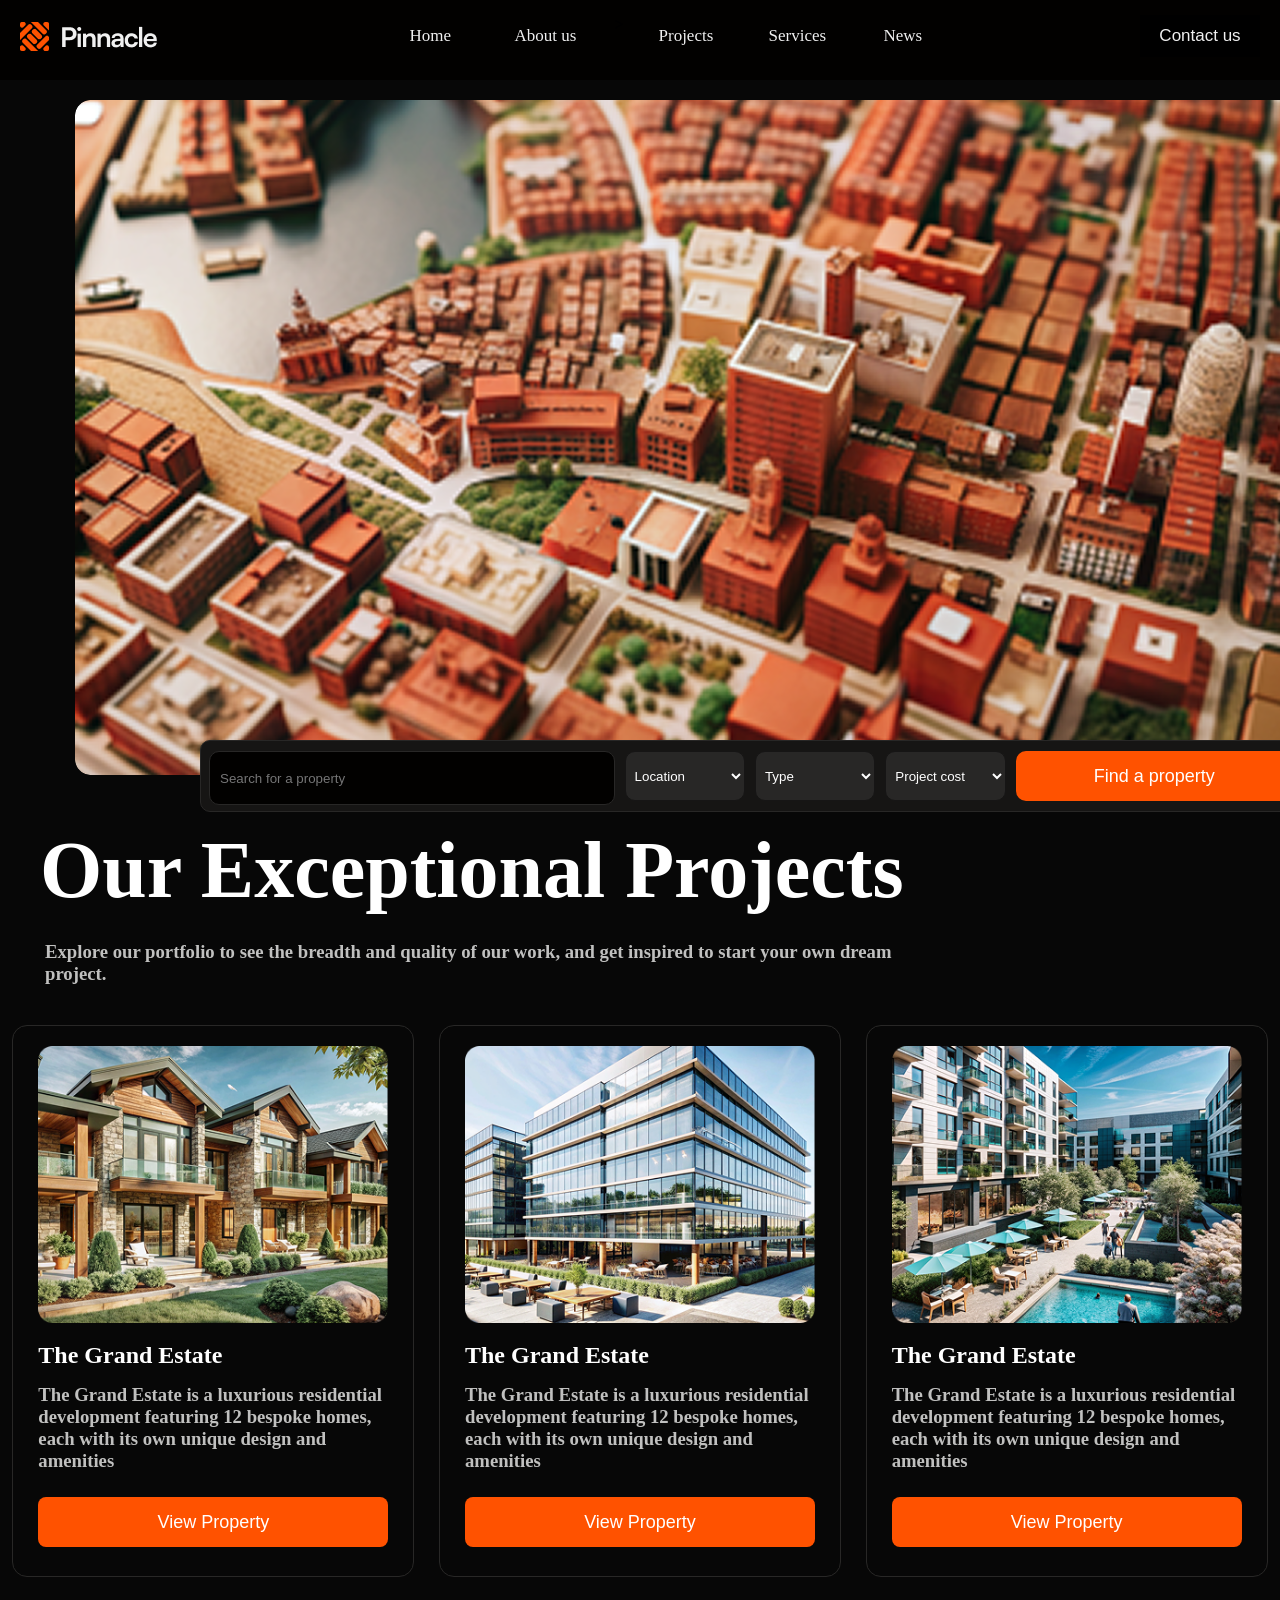
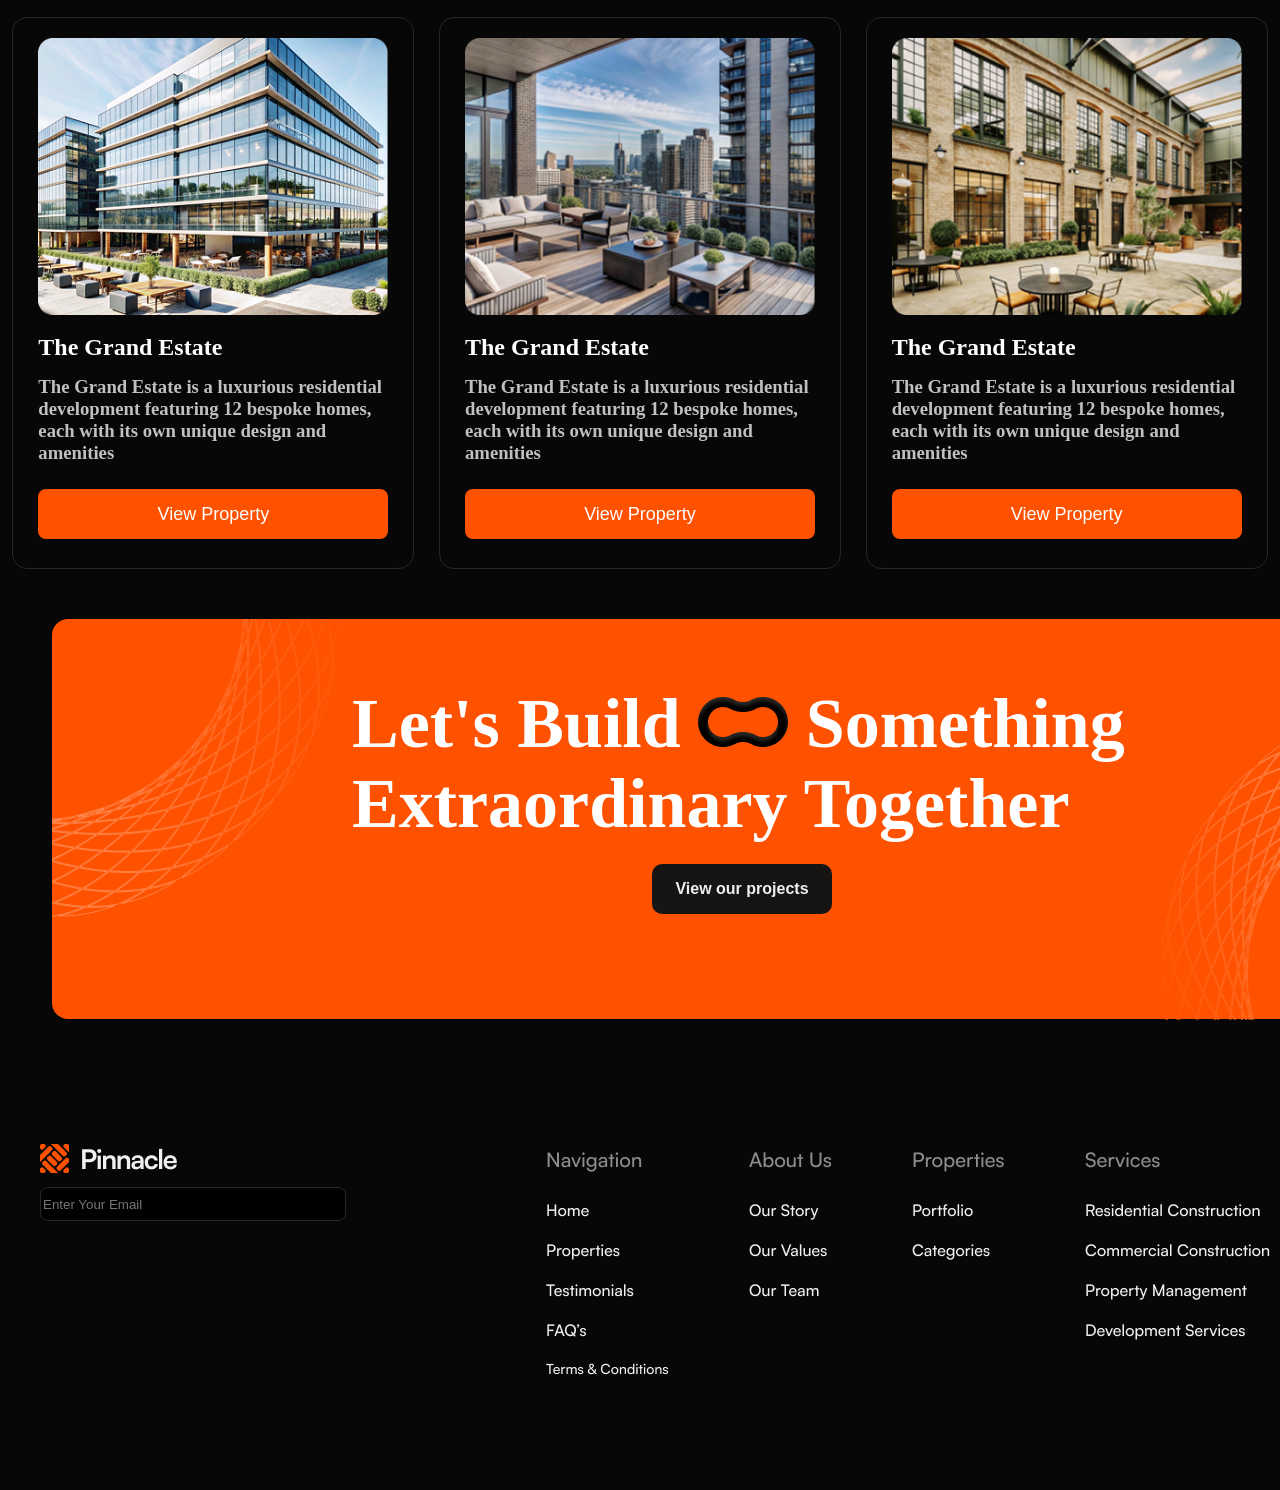
<file: projects/projects.html>
<!doctype html>
<html lang="en">
  <head>
    <meta charset="UTF-8" />
    <meta name="viewport" content="width=device-width, initial-scale=1.0" />
    <title>Document</title>
    <link rel="stylesheet" href="/projects/style.css" />
  </head>
  <body>
    <div class="cont">
      <div class="header">
        <div class="flex1">
          <img src="/about/img/Logo (1).png" alt="" />
          <ul>
            <li class="l1">Home</li>
            <a class="aa" href="/about/about_us.html"
              ><li class="l2">About us</li></a
            >
            
              ><li class="l3">Projects</li>
            <a class="aa" href="/servises/servises.html"><li class="l4">Services</li></a>
            <li class="l5">News</li>
          </ul>
          <button class="btn1">Contact us</button>
          <img class="in3" src="/about/img/info3.svg" alt="" />
        </div>
      </div>
      <div class="sec2">
        <img class="img1" src="/projects/img/City image.png" alt="" />
      </div>
      <div class="all2">
           <div class="flex2">
             <input class="in4" type="text" placeholder="Search for a property">
             <select class="sl1" name="" id="">
                <option value="">Location</option>
                <option value="">Tajikistan</option>
             </select>
             <select class="sl1" name="" id="">
                <option value="">Type</option>
                <option value="">Tajikistan</option>
             </select>
             <select class="sl1" name="" id="">
                <option value="">Project cost</option>
                <option value="">Tajikistan</option>
             </select>
             <button class="btn3">Find a property</button>
           </div>
        </div>
      <div class="sec3">
        <div class="blok3">
            <h1 class="a3">Our Exceptional Projects</h1>
            <h3 class="a16">Explore our portfolio to see the breadth and quality of our work, and get inspired to start your own dream project.</h3>
        </div>
      </div>
      <div class="sec10">
        <div class="flex3">
              <div class="all10">
                <img class="img10" src="/projects/img/Card-image (3).png" alt="">
                <h2 class="a17">The Grand Estate</h2>
                <h3 class="a18">The Grand Estate is a luxurious residential development featuring 12 bespoke homes, each with its own unique design and amenities</h3>
                <button class="btn4">View Property</button>
              </div>
              <div class="all10">
                <img class="img10" src="/projects/img/Card-image (4).png" alt="">
                <h2 class="a17">The Grand Estate</h2>
                <h3 class="a18">The Grand Estate is a luxurious residential development featuring 12 bespoke homes, each with its own unique design and amenities</h3>
                <button class="btn4">View Property</button>
              </div>
              <div class="all10">
                <img class="img10" src="/projects/img/Card-image (5).png" alt="">
                <h2 class="a17">The Grand Estate</h2>
                <h3 class="a18">The Grand Estate is a luxurious residential development featuring 12 bespoke homes, each with its own unique design and amenities</h3>
                <button class="btn4">View Property</button>
              </div>
        </div>
        <div class="flex3">
              <div class="all10">
                <img class="img10" src="/projects/img/Card-image (6).png" alt="">
                <h2 class="a17">The Grand Estate</h2>
                <h3 class="a18">The Grand Estate is a luxurious residential development featuring 12 bespoke homes, each with its own unique design and amenities</h3>
                <button class="btn4">View Property</button>
              </div>
              <div class="all10">
                <img class="img10" src="/projects/img/Card-image (7).png" alt="">
                <h2 class="a17">The Grand Estate</h2>
                <h3 class="a18">The Grand Estate is a luxurious residential development featuring 12 bespoke homes, each with its own unique design and amenities</h3>
                <button class="btn4">View Property</button>
              </div>
              <div class="all10">
                <img class="img10" src="/projects/img/Card-image (8).png" alt="">
                <h2 class="a17">The Grand Estate</h2>
                <h3 class="a18">The Grand Estate is a luxurious residential development featuring 12 bespoke homes, each with its own unique design and amenities</h3>
                <button class="btn4">View Property</button>
              </div>
        </div>
      </div>
      <div class="sec7">
        <img class="in1" src="/about/img/info.svg" alt="" />
        <img class="in2" src="/about/img/info2.svg" alt="" />
        <h1 class="a15">
          Let's Build
          <img class="img7" src="/about/img/Vector (6).png" alt="" /> Something
          Extraordinary Together
        </h1>
        <button class="btn2">View our projects</button>
      </div>
      <div class="lastsec">
        <div class="lb10">
        <img src="/about/img/Logo (1).png" alt="">
         <input class="in10" type="text" placeholder="Enter Your Email"> 
      </div>
        <img class="img5" src="/about/img/Wrapper (1).png" alt="">
        <img class="img8" src="/about/img/Wrapper (3).png" alt="">
      </div>
    </div>
  </body>
</html>
</file>
<file: style.css>
*{
    background-color: black;
    color: white;
}
.s1 div{
    display: flex;
}
.s1 a{
    padding: 30px;
}
.s1 p{
    padding: 15px;
}
.s1 button{
    background-color: rgb(67, 65, 65);
    padding: 10px;
    margin: 25px;
    margin-left: 320px;
    border-radius: 9px;

}
.s1 img{
    width: 10%;
    margin: 40px;
}
.s2 h2,p{
    margin: 40px;
}
.s2 div{
    margin: 100px; 
}
.s2{
    display: flex;
    background: linear-gradient(135deg,rgb(77, 8, 8),black);
}
.s2 img{
    width: 300px;
}
</file>
<file: about/style10.css>
*{
    margin: 0;
}
.cont{
    background-color: rgb(7, 7, 7);
    height: 5300px;
    max-width: 1600px;
    margin: auto;
}
.header{
    background-color: #020100;
    height: 80px;
    top: 0;
    position: sticky;
}
.flex1{
    display: flex;
    justify-content: space-between;
    align-items: center;
    padding: 15px 20px;
}
ul{
    display: flex;
    gap: 10px;
}
.l1{
    color: #F0F0F0;
    list-style: none;
    font-size: 17px;
    height: 30px;
    padding-top: 10px;
    width: 70px;
    padding-left: 25px;
}
.l1:hover{
    background-color: #282726;  
    cursor: pointer;
    border-radius: 5px;
}
.l2{
    color: #F0F0F0;
    list-style: none;
    font-size: 17px;
    height: 30px;
    padding-top: 10px;
    width: 90px;
    padding-left: 25px;
}
.l2:hover{
    background-color: #282726;  
    cursor: pointer;
    border-radius: 5px;
}
.l3{
    color: #F0F0F0;
    list-style: none;
    font-size: 17px;
    height: 30px;
    padding-top: 10px;
    width: 80px;
    padding-left: 25px;
}
.l3:hover{
    background-color: #282726;  
    cursor: pointer;
    border-radius: 5px;
}
.l4{
    color: #F0F0F0;
    list-style: none;
    font-size: 17px;
    height: 30px;
    padding-top: 10px;
    width: 80px;
    padding-left: 20px;
}
.l4:hover{
    background-color: #282726;  
    cursor: pointer;
    border-radius: 5px;
}
.l5{
    color: #F0F0F0;
    list-style: none;
    font-size: 17px;
    height: 30px;
    padding-top: 10px;
    width: 70px;
    padding-left: 25px;
}
.l5:hover{
    background-color: #282726;  
    cursor: pointer;
    border-radius: 5px;
}
.btn1{
    color: #F0F0F0;
    background-color: black;
    border: none;
    font-size: 17px;
    width: 120px;
    cursor: pointer;
    height: 42px;
}
.btn1:hover{
    border-radius: 5px;
    background-color: #282726;
}
.sec1{
    display: flex;
    justify-content: space-around;
    margin-top: 80px;
}
.a1{
    color: white;
    font-weight: 700;
    font-size: 80px;
    width: 520px;
    height: 146px;
}
.a2{
    color: #C0C0BF;
    width: 720px;
    margin-top: 105px;
    font-weight: 400;
    font-size: 20px;
    height: 90px;
}
.sec2{
    display: flex;
    gap: 10px;
    margin-top: 20px;
    margin-left: 75px;
}
.img1{
    width: 950px;
    border-radius: 10px;
}
.img2{
    width: 400px;
    border-radius: 10px;
}
.sec3{
    display: flex;
    justify-content: space-around;
    margin-top: 50px;
}
.a3{
    color: white;
    font-weight: 700;
    font-size: 80px;
    width: 400px;
    height: 146px;
}
.a4{
    color: #C0C0BF;
    width: 720px;
    margin-top: 35px;
    font-weight: 400;
    font-size: 20px;
    height: 90px;
}
.blok1{
    display: block;
}
.ceo{
    width: 720px;
    height: 350px;
    border: 2px solid #282726;
    margin-top: 20px;
    border-radius: 15px;
}
.flex2{
    display: flex;
    padding: 20px 20px;
}
.a5{
    color: #C0C0BF;
    font-weight: 700;
    font-size: 27px;
    margin-left: 40px;
    margin-right: 15px;
}
.img3{
    height: 125px;
}
.blok2{
    display: block;
}
.a6{
    color: #C0C0BF;
    font-weight: 700;
    font-size: 27px;
    margin-left: 40px;
    margin-right: 15px;
    margin-top: 60px;
}
.a7{
    color: #C0C0BF;
    width: 720px;
    font-weight: 400;
    font-size: 20px;    
    margin-top: 25px;
}
.blok3{
    display: block;
    margin-top: -25px;
}
.a8{
    color: white;
    font-weight: 700;
    font-size: 80px;
    width: 700px;
    height: 146px;
    margin-top: 30px;
    margin-left: 440px;
}
.a9{
    color: #C0C0BF;
    width: 720px;
    font-weight: 400;
    font-size: 20px;
    height: 90px;
    margin-top: -18px;
    margin-left: 400px;
    text-align: center;
}
.sec5{
    display: flex;
    gap: 10px;
    padding: 30px 100px;
}
.b1{
    border: 1px solid #282726;
    height: 100px;
    width: 400px;
    border-radius: 10px;
}
.a10{
    margin-top: 10px;
    margin-left: 20px;
    color: white;
    font-size: 50px;
}
.a11{
    color: #C0C0BF;
    margin-left: 21px;
}
.sec6{
    display: flex;
    gap: 10px;
    padding-left: 100px;
}
.b2{
    border: 1px solid #282726;
    height: 100px;
    width: 435px;
    border-radius: 10px;
}
.a12{
    color: white;
    font-weight: 700;
    font-size: 80px;
    width: 800px;
    height: 146px;
    margin-top: 30px;
    margin-left: 400px;
}
.flex3{
    display: flex;
    gap: 20px;
    margin-left: 20px;
}
.c1{
    border: 1px solid #282726;
    width: 450px;
    height: 550px;
    border-radius: 20px;
}
.img4{
    width: 400px;
    margin-top: 25px;
    margin-left: 25px;
}
.a13{
    color: white;
    font-size: 30px;
    margin-left: 25px;
    margin-top: 15px;
}
.a14{
    color: #B7B7B7;
    margin-left: 25px;
    margin-top: 25px;
    margin-right: 25px;
    font-size: 22px;
}
.flex4{
    display: flex;
    justify-content: center;
    gap: 30px;
}
.sec7{
    background-color: #FF5200;
    width: 1405px;
    height: 400px;
    margin-left: 52px;
    margin-top: 50px;
    border-radius: 16px;
}
.in1{
    margin-bottom: 100px;
}
.in2{
    margin-left: 815px;
    margin-top: 77px;
}
.a15{
    margin-top: -340px;
    font-size: 70px;
    margin-left: 300px;
    font-weight: 900;
    color: white;
}
.btn2{
    background-color: #161514;
    color: #F0F0F0;
    width: 180px;
    height: 50px;
    margin-top: 20px;
    margin-left: 600px;
    border: none;
    border-radius: 10px;
    cursor: pointer;
    font-weight: 600;
    font-size: 16px;
}
.btn2:hover{
    color: #161514;
    background-color: #F0F0F0;
}
.lastsec{
    margin-top: 125px;
    display: flex;
}
.img5{
    margin-left: 200px;
}
.img6{
    height: 100px;
    margin-left: 50px;
}
.in3{
    display: none;
}
.img8{
    display: none;
}
.aa{
    text-decoration: none;
}
.lb10{
    display: block;
    margin-left: 40px;
}
.in10{
    background-color: #020100;
    border: 1px solid #282726;
    width: 300px;
    height: 30px;
    margin-top: 10px;
    border-radius: 8px;
}
.img5{
    margin-right: 40px;
}
@media(max-width: 500px){
    .cont{
        height: 10300px;
    }
  ul{
    display: none;
  }
  .btn1{
    display: none;
  }
  .in3{
    display: block;
  }
  .sec1{
    display: block;
    margin-left: 20px;
  }
  .a1{
    color: white;
    font-weight: 700;
    font-size: 65px;
    width: 480px;
    height: 146px;
}
  .a2{
    color: #C0C0BF;
    width: 400px;
    margin-top: 20px;
    font-weight: 400;
    font-size: 20px;
    height: 90px;
}
.sec2{
    display: block;
    margin-top: 70px;
    margin-left: 15px;
}
.img1{
    width: 468px;
    border-radius: 10px;
}
.img2{
    margin-top: 10px;
    width: 468px;
    border-radius: 10px;
    height: 470px;
}
.sec3{
    display: block;
    margin-top: 50px;
}
.a3{
    color: white;
    font-weight: 700;
    font-size: 55px;
    width: 480px;
    margin-left: 15px;
}
.a4{
    color: #C0C0BF;
    width: 450px;
    margin-top: -30px;
    font-weight: 400;
    font-size: 20px;
    height: 90px;
    margin-left: 15px;
    margin-bottom: 70px;
    margin-top: 10px;
}
.blok1{
    display: block;
}
.ceo{
    width: 430px;
    height: 600px;
    border: 2px solid #282726;
    margin-top: 20px;
    border-radius: 15px;
    margin-bottom: 70px;
    margin-left: 15px;
}
.flex2{
    display: block;
    padding: 20px 20px;
}
.a5{
    color: #C0C0BF;
    font-weight: 700;
    font-size: 27px;
    margin-left: 10px;
    margin-right: 15px;
}
.img3{
    height: 125px;
    margin-bottom: 20px;
}
.blok2{
    display: block;
}
.a6{
    color: #C0C0BF;
    font-weight: 700;
    font-size: 27px;
    margin-left: 10px;
    margin-right: 15px;
    margin-top: 60px;
}
.a7{
    color: #C0C0BF;
    width: 450px;
    font-weight: 400;
    font-size: 20px;    
    margin-top: 25px;
    margin-left: 15px;
}
.a8{
    margin-left: 15px;
    font-size: 60px;
    width: 450px;
    text-align: center;
}
.a9{
    margin-left: 15px;
    width: 450px;
    margin-top: 15px;
}
.sec5{
    display: block;
    margin-left: -50px;
    margin-top: 25px;
}
.b1{
    margin-top: 25px;
}
.sec6{
    display: block;
    margin-left: -50px;
}
.b2{
    width: 400px;
    margin-top: 25px;
}
.a12{
    margin-left: 15px;
    font-size: 50px;
    width: 450px;
    text-align: center;

}
.flex2{
    display: block;
}
.flex3{
    display: block;
}
.flex4{
    display: block;
}
.c1{
    margin-left: 20px;
    margin-top: 20px;
}
.sec7{
    margin-left: 15px;
    width: 465px;
}
.in2{
    display: none;
}
.img7{
    display: none;
}
.a15{
    text-align: center;
    margin-left: 10px;
    font-size: 45px;
}
.btn2{
    margin-left: 150px;
    margin-top: 20px;
}
.img5{
    display: none;
}
.lastsec{
    display: block;
}
.img8{
    margin-left: 50px;
    display: block;
}
.lb10{
    display: block;
    margin-left: 25px;
}
.in10{
    width: 350px;
    margin-bottom: 10px;
}
}
</file>
<file: blog details/stylebd.css>
*{
    margin: 0;
}
.df{
    display: flex;
    justify-content: space-between;
    color: black;
}
.ul{
    display: flex;
    gap: 50px;
    list-style: none;
    color: white;
    align-items: center;
    margin-left: -50px;
}
.header{
    padding: 20px 10px;
    background-color: #020100;
    box-shadow: 0 10px 20px -5px rgba(181, 179, 179, 0.3);
}
.btn{
    background-color: #2C2C2C;
    color: white;
    padding: 7px 10px;
    border: none;
    border-radius: 7px;
}
.btn1{
    background-color: #2C2C2C;
    color: white;
    padding: 7px 10px;
    border: none;
    border-radius: 7px;
    margin-top: 10px;
}
.can{
    background-color: #020100;
    color: white;
    padding-bottom: 50px;
}
.dff{
    display: flex;
    gap: 50px;
}
.i{
    width: 95%;
    margin-left: 30px;
}
.the{
    font-size: 73px;
    font-weight: 700;
    margin-left: 20px;
    margin-top: 50px;
    margin-bottom: 50px;
}
.the2{
    color: #C0C0BF;
    font-size: 18px;
    font-weight: 400;
    width: 700px;
    margin-left: 20px;
    margin-bottom: 50px;

}
.dfds{
    display: flex;
}
.imms{
    width: 400px;
    margin-left: -50px;
}
.sec2{
    margin-right: 50px;
    margin-top: 50px;
    margin-bottom: 50px;
}
.r{
    width: 400px;
}
.dfdsd{
    display: flex;
    justify-content: space-between;
    margin-right: 20px;
    margin-left: 20px;
}
.bn{
    font-size: 24px;
    font-weight: 500;
    color: #F0F0F0;
    margin-bottom: 10px;
}
.sec3 .btn{
    display: block;
    margin-top: 10px;
    margin-bottom: 10px;

}
.img{
    width: 500px;
}
.box{
    margin-top: 50px;
    margin-left: 20px;
    border: 1px solid #282726;
    padding: 20px 20px;
    border-radius: 10px;
}
.fd{
    display: flex;
    gap: 50px;
    margin-left: 20px;
   
}
.footer{
    padding-left: 20px;
    margin-top: 20px;
}
.ulf1{
    font-size: 20px;
    font-weight: 500;
    color: #8D8D8C;
    display: flex;
    gap: 100px;
    list-style: none;
}
.dsd{
    display: flex;
    gap: 50px;
}
.ulf2{
    list-style: none;
    margin-top: 10px;
}

.ulf3{
    list-style: none;
    margin-top: 10px;
}
.ulf4{
    list-style: none;
    margin-top: 10px;
    margin-left: 50px;
}
.ulf5{
    list-style: none;
    margin-top: 10px;
    margin-left: 50px;
}
.dsdd{
    display: flex;
    gap: 20px;

}
.ka{
    width: 1200px;
    margin-left: 40px;
    margin-top: 50px;
}.en{
    width: 300px;
    display: block;
    margin-top: 10px;
}
.fg{
    display: flex;
    gap: 20px;
    align-items: center;
}
.fg .btn{
    background-color: #2C2C2C;
    color: white;
    padding: 7px 10px;
    border: none;
    border-radius: 7px;
    height: 40px;
    
}
</file>
<file: blog/styleb.css>
*{
    margin: 0;
}

.df{
    display: flex;
    justify-content: space-between;
    color: black;
}
.ul{
    display: flex;
    gap: 50px;
    list-style: none;
    color: white;
    align-items: center;
    margin-left: -50px;
}
.header{
    padding: 20px 10px;
    background-color: #020100;
    box-shadow: 0 10px 20px -5px rgba(181, 179, 179, 0.3);
}
.btn{
    background-color: #2C2C2C;
    color: white;
    padding: 7px 10px;
    border: none;
    border-radius: 7px;
}

.the{
    font-size: 73px;
    font-weight: 700;
    margin-left: 20px;
    margin-top: 50px;
    margin-bottom: 50px;
}
.the2{
    color: #C0C0BF;
    font-size: 18px;
    font-weight: 400;
    width: 700px;
    margin-left: 20px;
    margin-bottom: 50px;

}
.can{
    background-color: #020100;
    color: white;
    padding-bottom: 50px;
}

.ii{
    width: 350px;
}
.box{
    display: flex;
    gap: 20px;
    border: 1px solid #282726;
    padding: 20px 20px;
    border-radius: 10px;
}
.sec1 .btn{
    margin-bottom: 10px;
}
.the22{
    width: 300px;
    margin-bottom: 10px;
    font-size: 18px;
    color: #C0C0BF;
    font-weight: 400;
}
.the222{
    font-size: 18px;
    color: #C0C0BF;
    font-weight: 400;
}
.fu{
    font-size: 24px;
    font-weight: 500;
    margin-bottom: 10px;
    
}
.dfff{
    display: flex;
    gap: 50px;
}
.iiw{
    width: 500px;
}
.all{
    width: 95%;
    margin-left: 20px;
    margin-top: 50px;
    margin-bottom: 50px;
}
.box2{
    margin-left: 20px;
    border: 1px solid #282726;
    padding: 20px 20px;
    border-radius: 10px;
}
.sec2 .btn{
    display: block;
    margin-top: 20px;
    margin-bottom: 20px;
}
.fuw{
    font-size: 24px;
    font-weight: 500;
    color: #F0F0F0;
    width: 300px;
    margin-bottom: 20px;
}
.dsdd{
    display: flex;
    gap: 150px;
}
.dfdd{
    margin-top: 20px;
    display: flex;
}

.en{
    width: 300px;
    display: block;
    margin-top: 10px;
}
.footer{
    padding-left: 20px;
    margin-top: 20px;
}
.ulf1{
    font-size: 20px;
    font-weight: 500;
    color: #8D8D8C;
    display: flex;
    gap: 100px;
    list-style: none;
}
.dsd{
    display: flex;
    gap: 50px;
}
.ulf2{
    list-style: none;
    margin-top: 10px;
}

.ulf3{
    list-style: none;
    margin-top: 10px;
}
.ulf4{
    list-style: none;
    margin-top: 10px;
    margin-left: 50px;
}
.ulf5{
    list-style: none;
    margin-top: 10px;
    margin-left: 50px;
}
.dsdd{
    display: flex;
    gap: 20px;

}
.ka{
    width: 1200px;
    margin-left: 40px;
    margin-top: 50px;
}
</file>
<file: privaty policy/stylepp.css>
*{
    background-color: black;
    color: white;
}
.s1 div{
    display: flex;
}
.s1 a{
    padding: 30px;
}
.s1 p{
    padding: 15px;
}
.s1 button{
    background-color: rgb(67, 65, 65);
    padding: 10px;
    margin: 25px;
    margin-left: 320px;
    border-radius: 9px;

}
.s1 img{
    width: 10%;
    margin: 40px;
}
.s2 p, h1, h2,h3{
    padding: 60px;
}
h1{
    font-size: 60px;
}
h2{
    font-size: 40px;
}
h3{
    font-size: 30px;
}
</file>
<file: project details/style.css>
*{
    margin: 0;
}
.df{
    display: flex;
    justify-content: space-between;
    color: black;
}
.ul{
    display: flex;
    gap: 50px;
    list-style: none;
    color: white;
    align-items: center;
    margin-left: -50px;
}
.header{
    padding: 20px 10px;
    background-color: #020100;
    box-shadow: 0 10px 20px -5px rgba(181, 179, 179, 0.3);
}
.btn{
    background-color: #2C2C2C;
    color: white;
    padding: 7px 10px;
    border: none;
    border-radius: 7px;
}
.btn1{
    background-color: #2C2C2C;
    color: white;
    padding: 7px 10px;
    border: none;
    border-radius: 7px;
    margin-top: 10px;
}
.can{
    background-color: #020100;
    color: white;
    padding-bottom: 50px;
}
.the{
    font-size: 73px;
    font-weight: 700;
    margin-left: 20px;
    margin-top: 50px;
    margin-bottom: 50px;
}
.the2{
    color: #C0C0BF;
    font-size: 18px;
    font-weight: 400;
    width: 700px;
    margin-left: 20px;
    margin-bottom: 50px;

}
.dff{
    display: flex;
    gap: 50px;
}
.i{
    width: 95%;
    margin-left: 30px;
}
.iim{
    width: 700px;
    margin-left: 20px;
}
.pl{
    font-size: 47px;
    font-weight: 600;
    margin-left: 20px;
}
.ik{
    width: 400px;
}
.ds{
    display: flex;
    gap: 50px;
}
.sec2{
    margin-top: 50px;
}
.you{
    font-size: 59px;
    font-weight: 600;
    margin-left: 20px;
}
.ddff{
    display: flex;
    justify-content: space-between;
    padding: 10px;
}
.ii{
    width: 350px;
}


.box{
    margin-left: 20px;
    border: 1px solid #282726;
    padding: 20px 20px;
    border-radius: 10px;
}
.thee{
    font-size: 24px;
    font-weight: 500;
    margin-top: 10px;
    margin-bottom: 10px;
}

.the22{
    color: #C0C0BF;
    font-size: 18px;
    font-weight: 400;
    width: 340px;
    margin-bottom: 10px;

}
.up{
    font-size: 14px;
    font-weight: 400;
    color: #8d8d8c;
}
.btn2{
    background-color: #FF5200;
    font-size: 16px; 
    border-radius: 8px;
    display: block;
    color: white;
    border: none;
    padding: 10px 130px;
    margin-top: 10px;
    font-weight: 700;

}
.dffd{
    display: flex;
    
}
.ka{
    width: 1200px;
    margin-left: 40px;
    margin-top: 50px;
}
.en{
    width: 300px;
    display: block;
    margin-top: 10px;
}
.footer{
    padding-left: 20px;
    margin-top: 20px;
}
.ulf1{
    font-size: 20px;
    font-weight: 500;
    color: #8D8D8C;
    display: flex;
    gap: 100px;
    list-style: none;
}
.dsd{
    display: flex;
    gap: 50px;
}
.ulf2{
    list-style: none;
    margin-top: 10px;
}

.ulf3{
    list-style: none;
    margin-top: 10px;
}
.ulf4{
    list-style: none;
    margin-top: 10px;
    margin-left: 50px;
}
.ulf5{
    list-style: none;
    margin-top: 10px;
    margin-left: 50px;
}
.dsdd{
    display: flex;
    gap: 20px;

}
</file>
<file: projects/style.css>
*{
    margin: 0;
}
.cont{
    background-color: rgb(7, 7, 7);
    height: 3090px;
    max-width: 1600px;
    margin: auto;
}
.header{
    background-color: #020100;
    height: 80px;
    top: 0;
    position: sticky;
}
.flex1{
    display: flex;
    justify-content: space-between;
    align-items: center;
    padding: 15px 20px;
}
ul{
    display: flex;
    gap: 10px;
}
.l1{
    color: #F0F0F0;
    list-style: none;
    font-size: 17px;
    height: 30px;
    padding-top: 10px;
    width: 70px;
    padding-left: 25px;
}
.l1:hover{
    background-color: #282726;  
    cursor: pointer;
    border-radius: 5px;
}
.l2{
    color: #F0F0F0;
    list-style: none;
    font-size: 17px;
    height: 30px;
    padding-top: 10px;
    width: 90px;
    padding-left: 25px;
}
.l2:hover{
    background-color: #282726;  
    cursor: pointer;
    border-radius: 5px;
}
.l3{
    color: #F0F0F0;
    list-style: none;
    font-size: 17px;
    height: 30px;
    padding-top: 10px;
    width: 80px;
    padding-left: 25px;
}
.l3:hover{
    background-color: #282726;  
    cursor: pointer;
    border-radius: 5px;
}
.l4{
    color: #F0F0F0;
    list-style: none;
    font-size: 17px;
    height: 30px;
    padding-top: 10px;
    width: 80px;
    padding-left: 20px;
}
.l4:hover{
    background-color: #282726;  
    cursor: pointer;
    border-radius: 5px;
}
.l5{
    color: #F0F0F0;
    list-style: none;
    font-size: 17px;
    height: 30px;
    padding-top: 10px;
    width: 70px;
    padding-left: 25px;
}
.l5:hover{
    background-color: #282726;  
    cursor: pointer;
    border-radius: 5px;
}
.btn1{
    color: #F0F0F0;
    background-color: black;
    border: none;
    font-size: 17px;
    width: 120px;
    cursor: pointer;
    height: 42px;
}
.btn1:hover{
    border-radius: 5px;
    background-color: #282726;
}
.sec2{
    display: flex;
    gap: 10px;
    margin-top: 20px;
    margin-left: 75px;
}
.sec3{
    margin-top: 50px;
}
.a3{
    color: white;
    font-weight: 700;
    font-size: 80px;
    width: 870px;
    height: 146px;
    margin-left: 40px;
}
.sec7{
    background-color: #FF5200;
    width: 1405px;
    height: 400px;
    margin-left: 52px;
    margin-top: 50px;
    border-radius: 16px;
}
.in1{
    margin-bottom: 100px;
}
.in2{
    margin-left: 815px;
    margin-top: 77px;
}
.a15{
    margin-top: -340px;
    font-size: 70px;
    margin-left: 300px;
    font-weight: 900;
    color: white;
}
.btn2{
    background-color: #161514;
    color: #F0F0F0;
    width: 180px;
    height: 50px;
    margin-top: 20px;
    margin-left: 600px;
    border: none;
    border-radius: 10px;
    cursor: pointer;
    font-weight: 600;
    font-size: 16px;
}
.btn2:hover{
    color: #161514;
    background-color: #F0F0F0;
}
.lastsec{
    margin-top: 125px;
    display: flex;
}
.img5{
    margin-left: 200px;
}
.img6{
    height: 100px;
    margin-left: 50px;
}
.img8{
    display: none;
}
.aa{
    text-decoration: none;
}
.in3{
    display: none;
}
.img1{
    width: 1355px;
    border-radius: 15px;
}
.all2{
    width: 1100px;
    height: 70px;
    background-color: #161514;
    border: 1px solid #282726;
    margin-top: -35px;
    position: absolute;
    margin-left: 200px;
    border-radius: 10px;
}
.flex2{
    display: flex;
    padding: 10px 8px;
    gap: 10px;
}
.in4{
    width: 425px;
    background-color: #020100;
    border: 1px solid #282726;
    height: 50px;
    border-radius: 10px;
    padding-left: 10px;
    cursor: pointer;
}
.sl1{
   width: 130px;
   height: 50px;
   background-color: #282726;
   color: white;
   border: 1px solid #161515;
   padding-left: 5px;
   border-radius: 10px;
}
.btn3{
    background-color: #FF5200;
    border: none;
    border-radius: 10px;
    width: 300px;
    height: 50px;
    cursor: pointer;
    color: white;
    font-size: 18px;
}
.btn3:hover{
    background-color: white;
    color: #FF5200;
}
.a16{
   color: #C0C0BF;
   margin-left: 45px;
   margin-top: -30px;
   width: 900px;
}
.all10{
    width: 400px;
    height: 550px;
    border: 1px solid #282726;
    margin-top: 20px;
    border-radius: 15px; 
}
.img10{
    width: 350px;
    margin-top: 20px;
    margin-left: 25px;
}
.a17{
    color: white;
    margin-left: 25px;
    margin-top: 15px;
}
.a18{
    color: #C0C0BF;
    margin-left: 25px;
    margin-right: 25px;
    margin-top: 15px;
}
.btn4{
    width: 350px;
    margin-left: 25px;
    height: 50px;
    margin-top: 25px;
    border-radius: 8px;
    background-color: #FF5200;
    border: none;
    cursor: pointer;
    color: white;
    font-size: 18px;
}
.btn4:hover{
    background-color: white;
    color: #FF5200;
}
.flex3{
    display: flex;
    justify-content:space-around;
    align-items: center;
    margin-top: 20px;
}
.lb10{
    display: block;
    margin-left: 40px;
}
.in10{
    background-color: #020100;
    border: 1px solid #282726;
    width: 300px;
    height: 30px;
    margin-top: 10px;
    border-radius: 8px;
}
.img5{
    margin-right: 40px;
}
@media(max-width: 500px){
    .cont{
        height: 5500px;
    }
  ul{
    display: none;
  }
  .btn1{
    display: none;
  }
  .in3{
    display: block;
  }
.sec2{
    display: block;
    margin-top: 70px;
    margin-left: 15px;
}
.img1{
    width: 468px;
    border-radius: 10px;
}
.sec3{
    display: block;
    margin-top: 50px;
}
.a3{
    color: white;
    font-weight: 700;
    font-size: 55px;
    width: 480px;
    margin-left: 15px;
}
.sec7{
    margin-left: 15px;
    width: 465px;
}
.in2{
    display: none;
}
.img7{
    display: none;
}
.a15{
    text-align: center;
    margin-left: 10px;
    font-size: 45px;
}
.btn2{
    margin-left: 150px;
    margin-top: 20px;
}
.img5{
    display: none;
}
.lastsec{
    display: block;
}
.img8{
    margin-left: 50px;
    display: block;
    margin-top: 30px;
}
.all2{
    width: 435px;
    height: 320px;
    background-color: #161514;
    border: 1px solid #282726;
    margin-top: -35px;
    position: absolute;
    margin-left: 25px;
    border-radius: 10px;
}
.flex2{
    display: block;
}
.in4{
    width: 405px;
}
.sl1{
    width: 420px;
    margin-top: 10px;
}
.btn3{
    width: 420px;
    margin-top: 10px;
}
.blok3{
    margin-top: 300px;
}
.a16{
    margin-left: 15px;
    margin-top: 15px;
    width: 450px;
}
.flex3{
    display: block;
    margin-left: 40px;
}
.lb10{
    display: block;
    margin-left: 25px;
}
.in10{
    width: 350px;
    margin-bottom: 10px;
}
}
</file>
